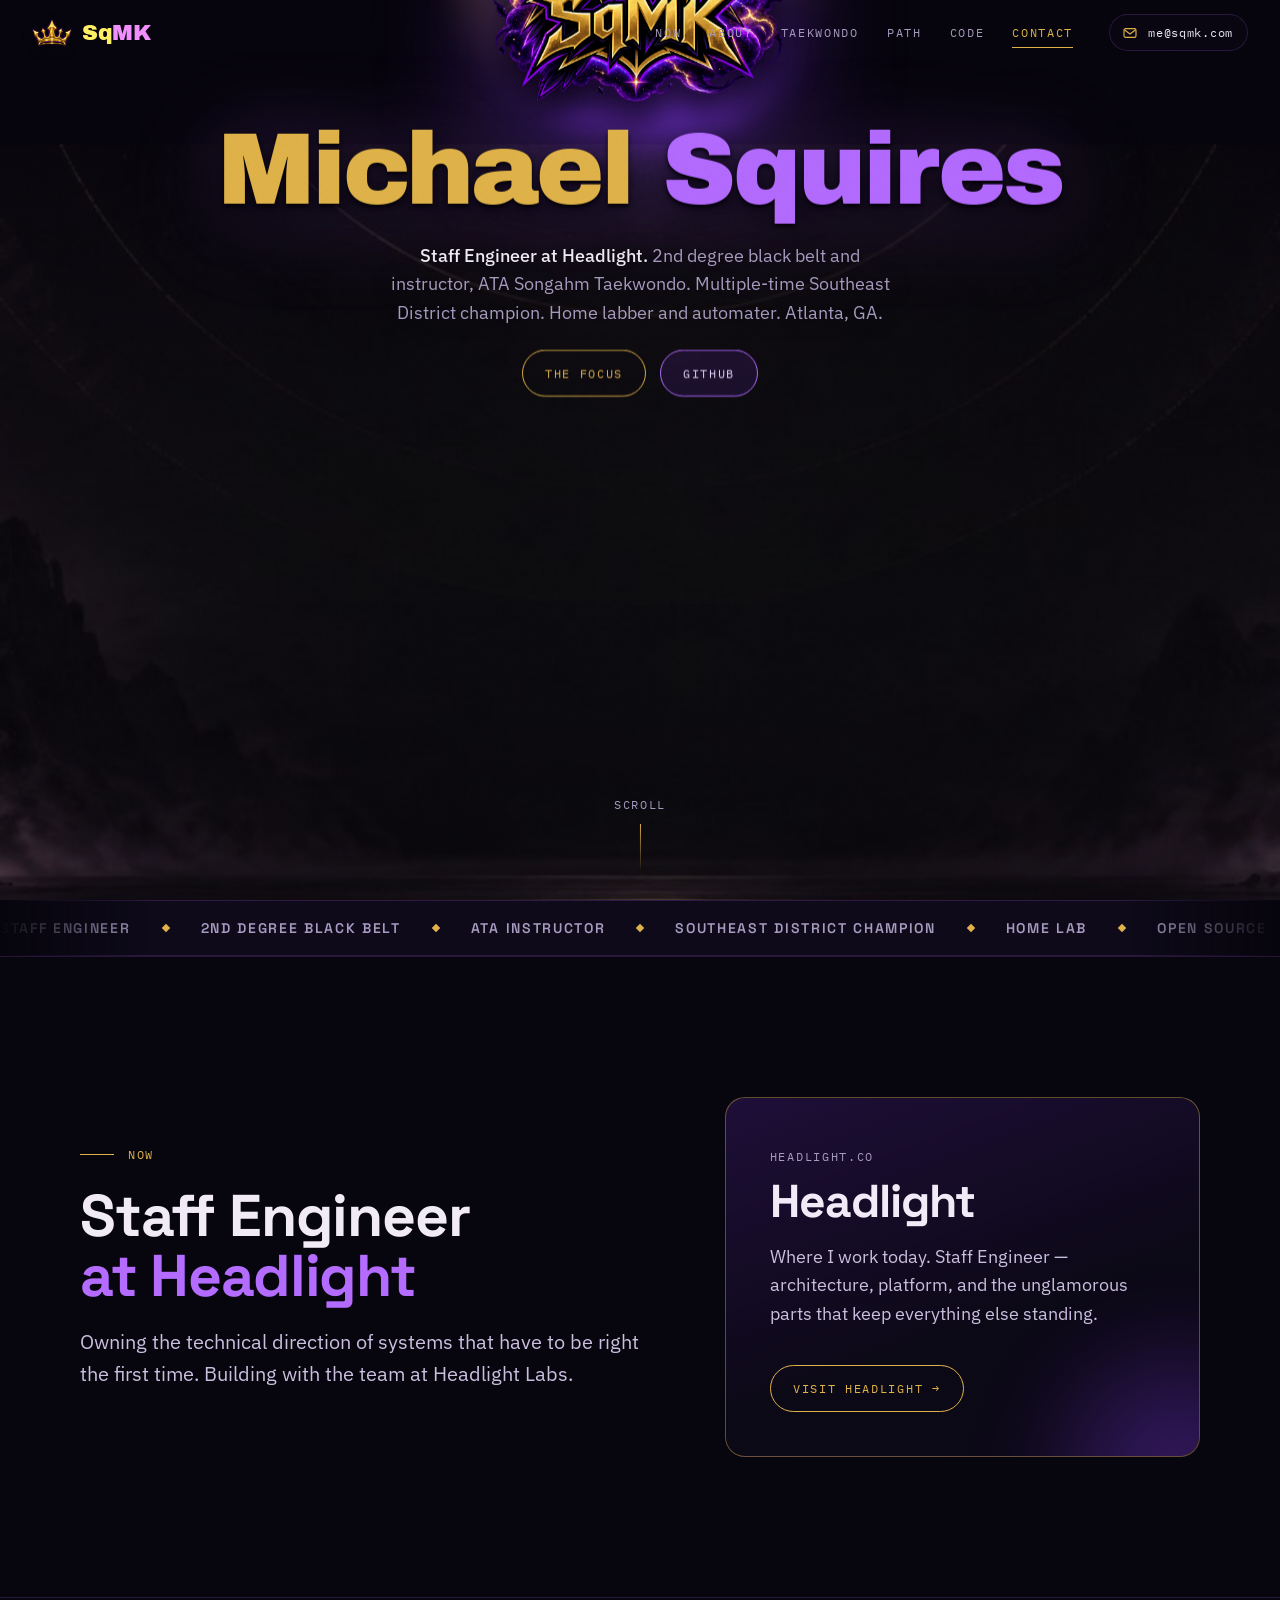
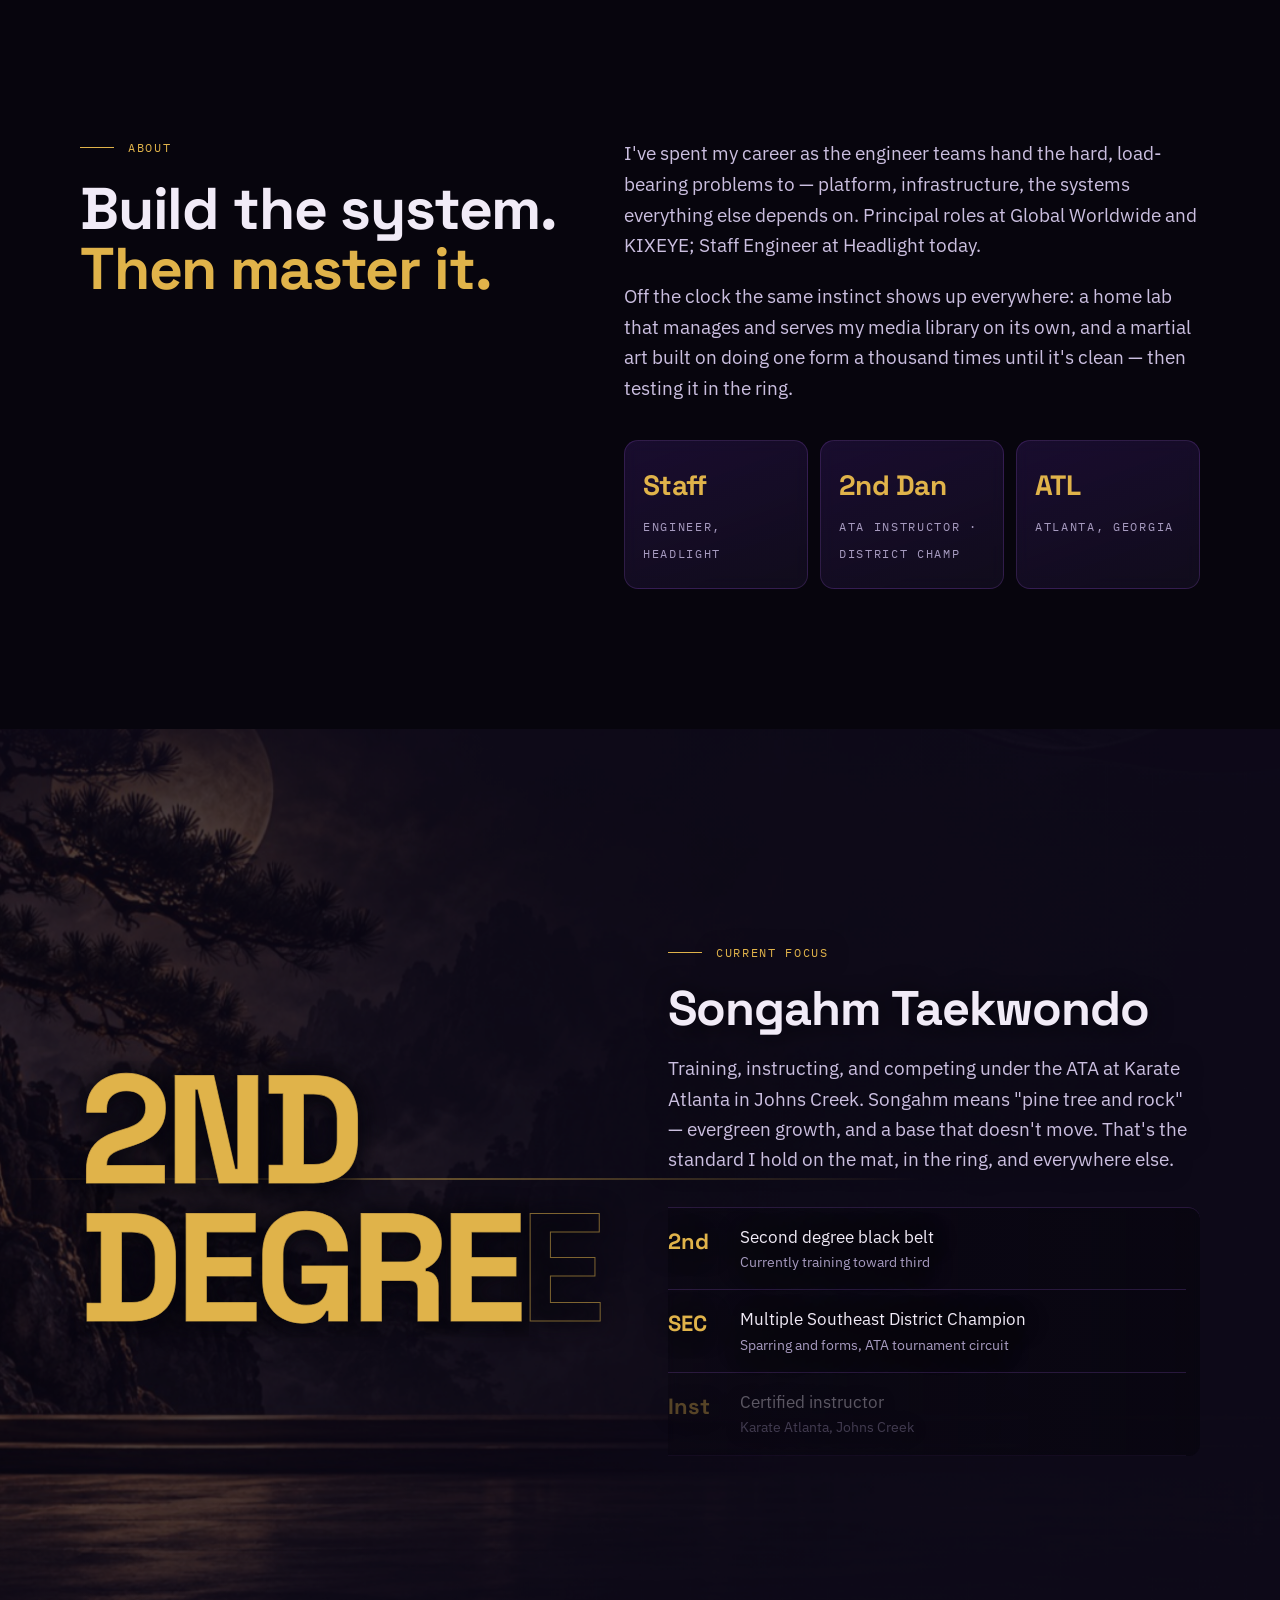
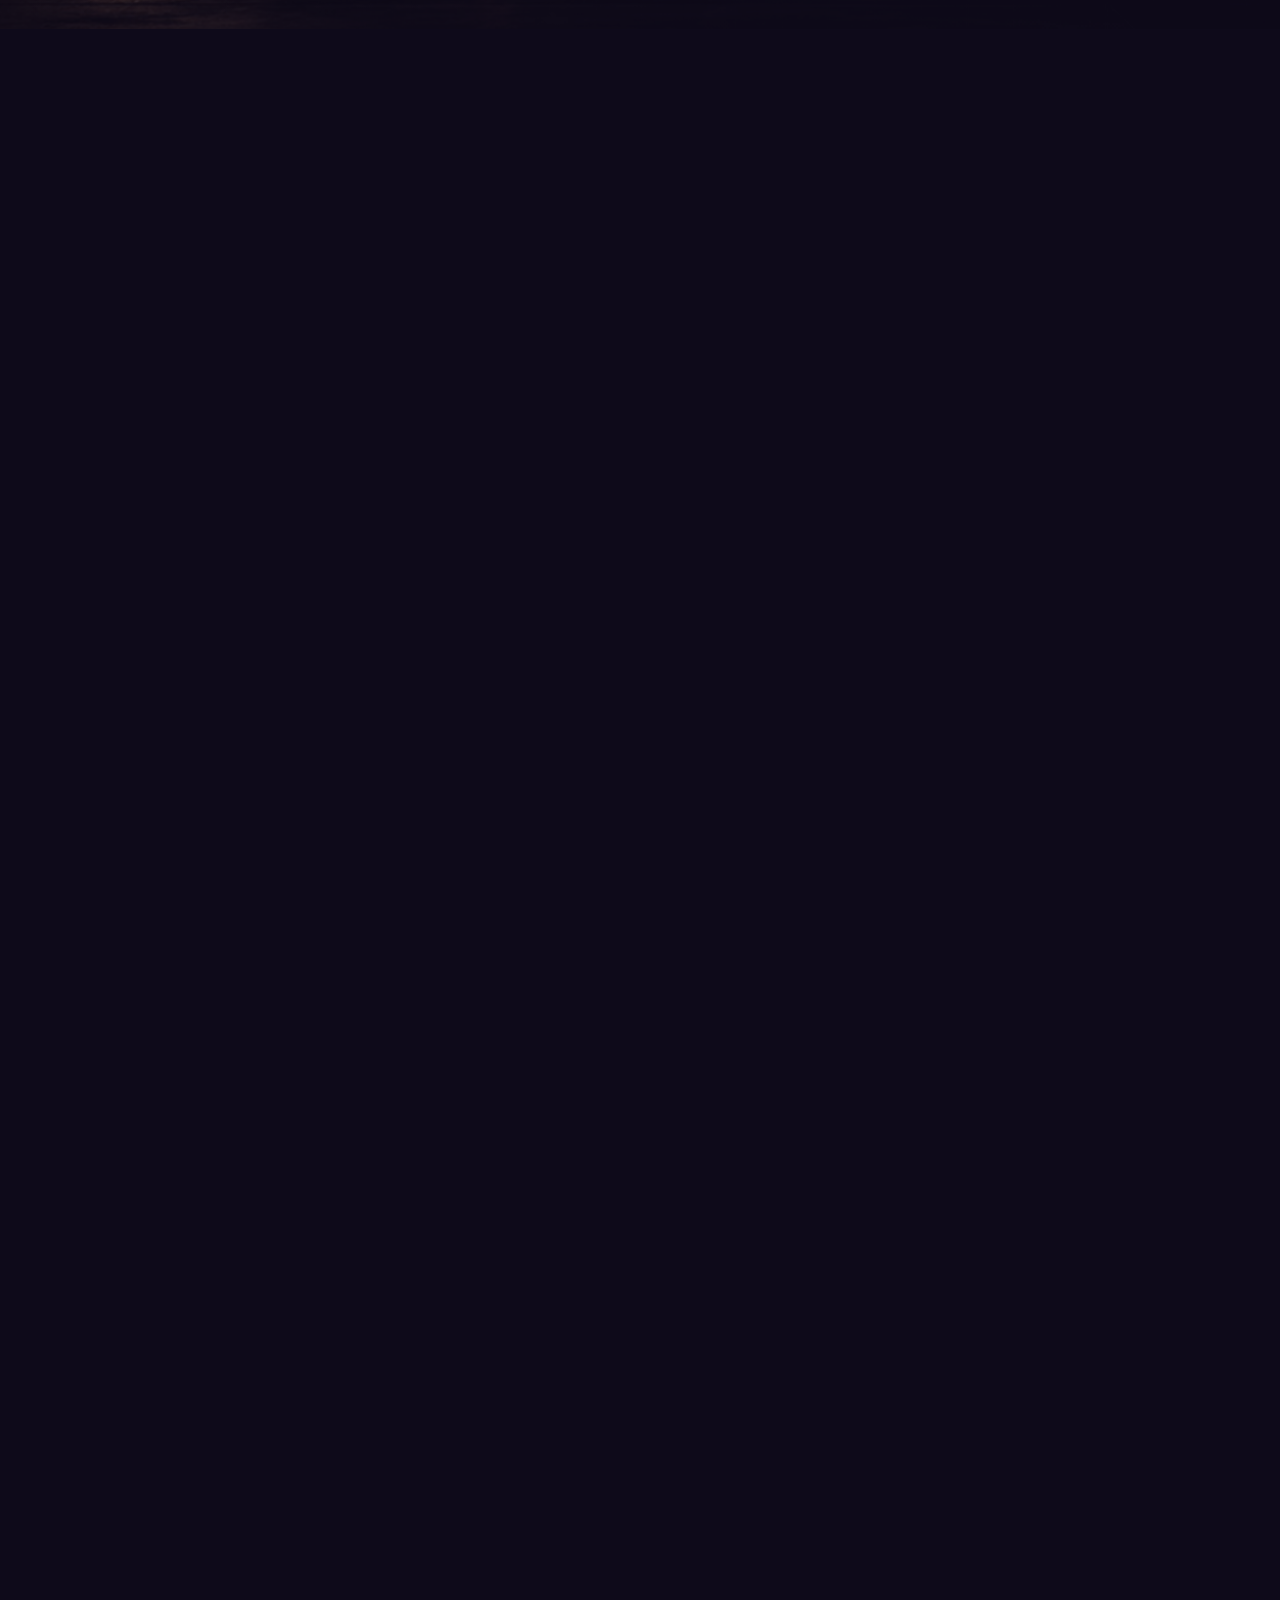
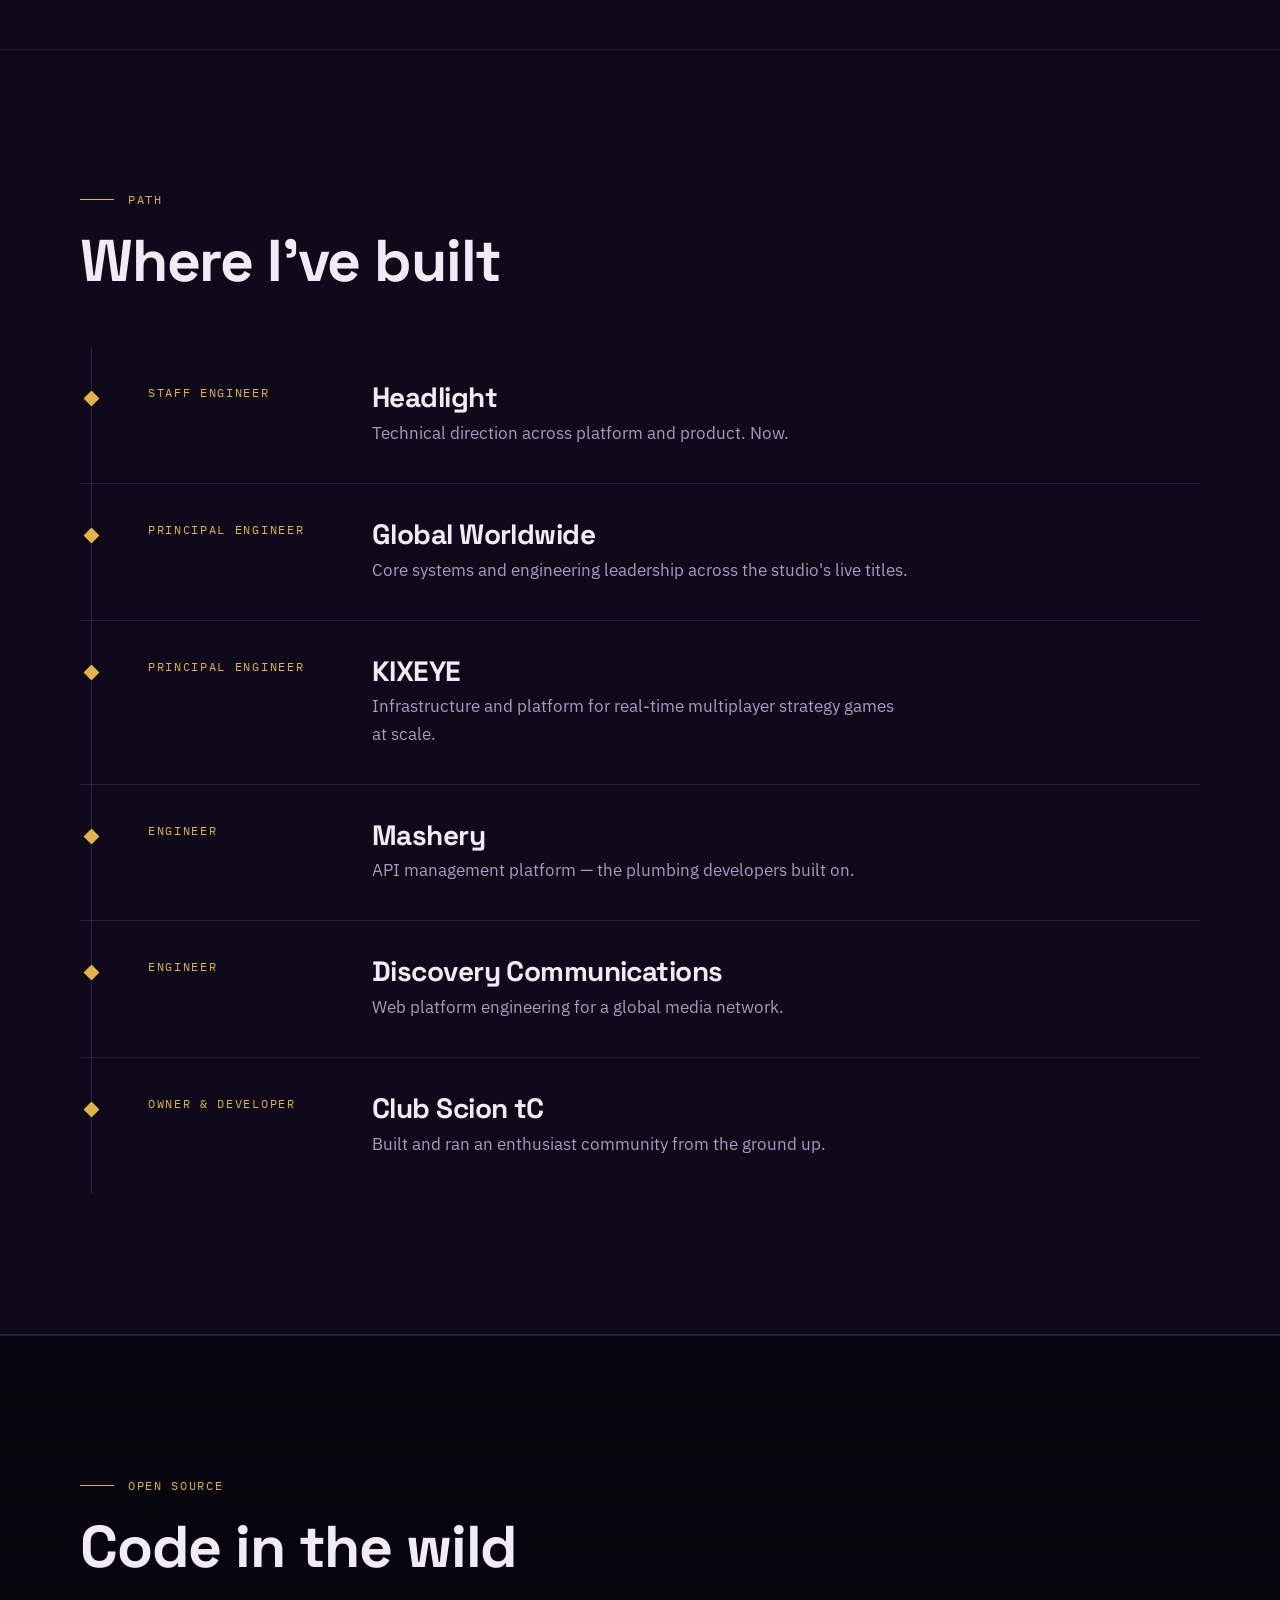
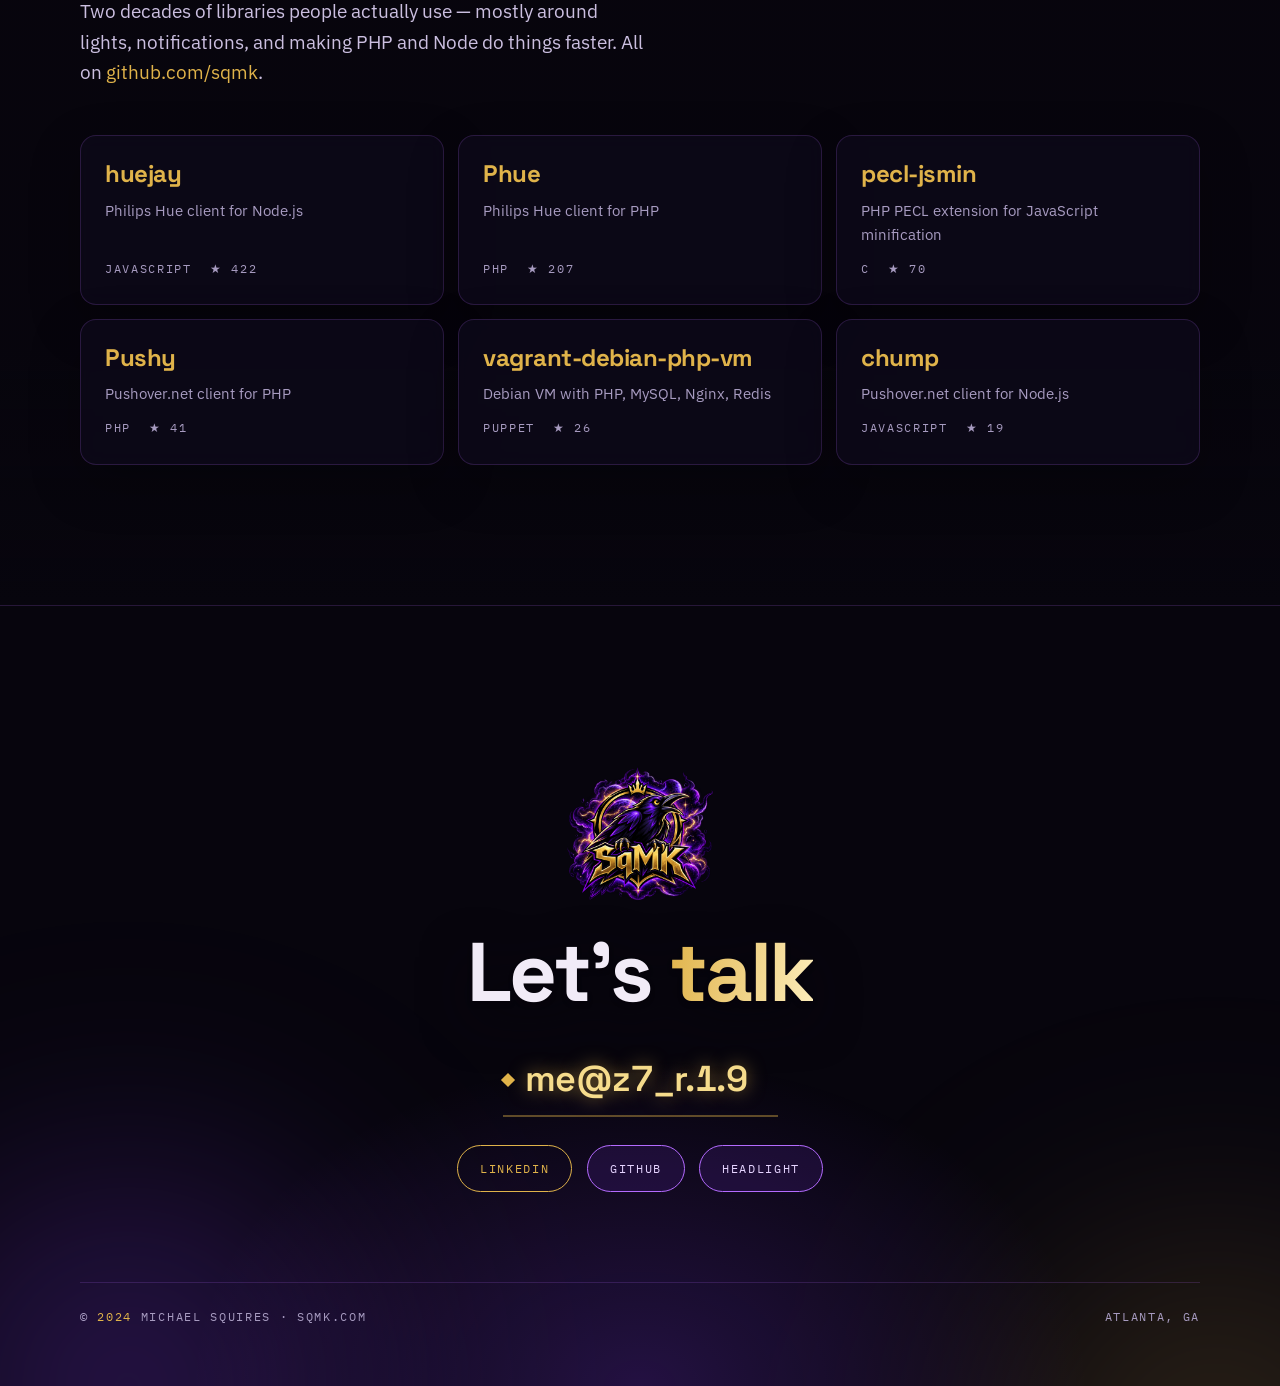
<file: index.html>
<!DOCTYPE html>
<html lang="en">
<head>
<meta charset="utf-8">
<meta name="viewport" content="width=device-width, initial-scale=1, viewport-fit=cover">
<title>SqMK — Michael Squires</title>
<meta name="description" content="Michael Squires. Staff Engineer at Headlight. 2nd degree black belt and ATA Songahm Taekwondo instructor. Home labber and automater.">
<link rel="icon" type="image/png" href="assets/favicon.png">
<link rel="apple-touch-icon" href="assets/favicon.png">
<meta name="theme-color" content="#07050d">
<meta property="og:type" content="website">
<meta property="og:url" content="https://sqmk.com/">
<meta property="og:title" content="Michael Squires — SqMK">
<meta property="og:description" content="Staff Engineer at Headlight. 2nd degree black belt and ATA Songahm Taekwondo instructor. Home labber and automater. Atlanta, GA.">
<meta property="og:image" content="https://sqmk.com/assets/og.png">
<meta name="twitter:card" content="summary_large_image">
<script type="application/ld+json">{"@context":"https://schema.org","@type":"Person","name":"Michael Squires","alternateName":"SqMK","url":"https://sqmk.com/","image":"https://sqmk.com/assets/og.png","jobTitle":"Staff Engineer","worksFor":{"@type":"Organization","name":"Headlight","url":"https://headlight.co"},"address":{"@type":"PostalAddress","addressLocality":"Atlanta","addressRegion":"GA","addressCountry":"US"},"knowsAbout":["Platform engineering","Infrastructure","Home automation","ATA Songahm Taekwondo"],"sameAs":["https://github.com/sqmk","https://linkedin.com/in/squiresmk"]}</script>
<link rel="canonical" href="https://sqmk.com/">
<link rel="preconnect" href="https://fonts.googleapis.com">
<link rel="preconnect" href="https://fonts.gstatic.com" crossorigin>
<link rel="preload" as="image" href="assets/sqmk-logo.png">
<link rel="stylesheet" href="css/site.css">
</head>
<body>
<div class="grain"></div>
<div class="progress" id="progress"></div>
<nav class="nav" id="nav">
<span class="lockup"><a class="crown-link" id="crownLink" href="#top" aria-label="Back to top"><img src="assets/crown.png" alt=""></a><b id="brand" role="button" tabindex="0"><span class="b1" data-short="Sq" data-long="Michael">Sq</span><span class="b2" data-short="MK" data-long="Squires">MK</span></b></span>
<a class="nav-link" href="#now">Now</a>
<a class="nav-link" href="#about">About</a>
<a class="nav-link" href="#taekwondo">Taekwondo</a>
<a class="nav-link" href="#path">Path</a>
<a class="nav-link" href="#work">Code</a>
<a class="nav-link" href="#contact">Contact</a>
<a class="nav-email" id="navEmail" data-u="em" data-d="sqmk" data-t="moc" href="#contact"><svg class="mail-ico" viewBox="0 0 24 24" aria-hidden="true"><rect x="3" y="5.5" width="18" height="13" rx="2.5"></rect><path d="M4 7.5l8 6 8-6"></path></svg><span>###########</span></a>
</nav>

<header class="hero" id="top">
<div class="hero-bg" data-parallax="0.25"></div>
<div class="storm" id="storm" aria-hidden="true"><div class="rift" id="rift"></div><i class="horizon" id="horizon"></i><div class="showerbox"><div class="rb far"></div><div class="rb mid"></div><div class="rb near"></div></div><svg class="boltsvg" viewBox="0 0 100 100" preserveAspectRatio="none"></svg><i class="bolt"></i></div>
<div class="mist" aria-hidden="true"></div>
<div class="afterglow" id="afterglow" aria-hidden="true"></div>
<div class="pflash" id="pflash" aria-hidden="true"></div>
<div class="meteor-layer back" id="meteorsBack" aria-hidden="true"></div>
<div class="meteor-layer" id="meteorsFront" aria-hidden="true"></div>
<div class="hero-inner" data-parallax="-0.35">
<div class="hero-logo-wrap" id="logoWrap"><div class="hero-halo"></div><div class="dark-pulse" id="darkPulse" aria-hidden="true"></div><div class="hero-ground"></div><div class="hero-tilt"><div class="hero-crest"><img class="hero-logo" fetchpriority="high" draggable="false" src="assets/sqmk-logo.png" alt="SqMK raven and crown crest"><i class="iris"></i><i class="menace"></i><i class="eyelight" aria-hidden="true"></i><i class="glint" aria-hidden="true"></i><i class="meteorlight" id="meteorlight" aria-hidden="true"></i><i class="dusk" aria-hidden="true"></i><i class="evil" id="evil"><i class="halo"></i><i class="rays"></i><i class="rays d"></i><i class="pt"></i></i><i class="eye" id="eye"></i><i class="sheen"></i><i class="rim" id="rim"></i><span class="spark" id="spark"><i class="ray"></i><i class="ray b"></i><i class="core"></i><i class="burst"></i></span></div></div></div>
<h1><span class="w">Michael</span> <span class="w">Squires</span></h1>
<p class="hero-sub"><b>Staff Engineer at Headlight.</b> 2nd degree black belt and instructor, ATA Songahm Taekwondo. Multiple-time Southeast District champion. Home labber and automater. Atlanta, GA.</p>
<div class="hero-actions">
<a class="btn" href="#taekwondo">The focus</a>
<a class="btn ghost" href="https://github.com/sqmk" target="_blank" rel="noopener">GitHub</a>
</div>
</div>
<div class="scroll-cue"><span class="mono">Scroll</span><i></i></div>
</header>

<div class="marquee" aria-hidden="true"><div class="marquee-track"><span>Staff Engineer</span><i></i><span>2nd Degree Black Belt</span><i></i><span>ATA Instructor</span><i></i><span>Southeast District Champion</span><i></i><span>Home Lab</span><i></i><span>Open Source</span><i></i><span>Staff Engineer</span><i></i><span>2nd Degree Black Belt</span><i></i><span>ATA Instructor</span><i></i><span>Southeast District Champion</span><i></i><span>Home Lab</span><i></i><span>Open Source</span><i></i></div></div>

<section class="now" id="now">
<div class="wrap">
<div class="reveal">
<div class="kicker"><span class="mono">Now</span></div>
<h2>Staff Engineer<br><em>at Headlight</em></h2>
<p class="lead">Owning the technical direction of systems that have to be right the first time. Building with the team at Headlight Labs.</p>
</div>
<a class="callout reveal" data-d="1" href="https://headlight.co" target="_blank" rel="noopener">
<span class="mono">headlight.co</span>
<h3>Headlight</h3>
<p>Where I work today. Staff Engineer — architecture, platform, and the unglamorous parts that keep everything else standing.</p>
<span class="btn">Visit Headlight →</span>
</a>
</div>
</section>

<section class="about" id="about">
<div class="wrap">
<div class="reveal">
<div class="kicker"><span class="mono">About</span></div>
<h2>Build the system.<br><em>Then master it.</em></h2>
</div>
<div>
<p class="reveal" data-d="1">I've spent my career as the engineer teams hand the hard, load-bearing problems to — platform, infrastructure, the systems everything else depends on. Principal roles at Global Worldwide and KIXEYE; Staff Engineer at Headlight today.</p>
<p class="reveal" data-d="2">Off the clock the same instinct shows up everywhere: a home lab that manages and serves my media library on its own, and a martial art built on doing one form a thousand times until it's clean — then testing it in the ring.</p>
<div class="about-facts reveal" data-d="3">
<div><strong>Staff</strong><span class="mono">Engineer, Headlight</span></div>
<div><strong>2nd Dan</strong><span class="mono">ATA instructor · District champ</span></div>
<div><strong>ATL</strong><span class="mono">Atlanta, Georgia</span></div>
</div>
</div>
</div>
</section>

<section class="tkd" id="taekwondo">
<div class="tkd-track" id="tkdTrack">
<div class="tkd-pin">
<div class="tkd-art" id="tkdArt"></div>
<div class="tkd-belt" id="belt"></div>
<div class="wrap">
<div class="tkd-big">2ND<br>DEGREE<span id="tkdFill">2ND<br>DEGREE</span></div>
<div class="tkd-copy">
<div class="kicker"><span class="mono">Current focus</span></div>
<h2>Songahm Taekwondo</h2>
<p>Training, instructing, and competing under the ATA at Karate Atlanta in Johns Creek. Songahm means "pine tree and rock" — evergreen growth, and a base that doesn't move. That's the standard I hold on the mat, in the ring, and everywhere else.</p>
<div class="tkd-steps" id="steps">
<div><b>2nd</b><div>Second degree black belt<small>Currently training toward third</small></div></div>
<div><b>SEC</b><div>Multiple Southeast District Champion<small>Sparring and forms, ATA tournament circuit</small></div></div>
<div><b>Inst</b><div>Certified instructor<small>Karate Atlanta, Johns Creek</small></div></div>
</div>
</div>
</div>
</div>
<div class="tkd-spacer"></div>
</div>
</section>


<section class="path" id="path">
<div class="wrap">
<div class="kicker reveal"><span class="mono">Path</span></div>
<h2 class="reveal" data-d="1">Where I've built</h2>
<div class="tl" id="tl">
<div class="tl-line" id="tlLine"></div>
<div class="tl-item reveal"><span></span><span class="mono when">Staff Engineer</span><div><h3><a href="https://headlight.co" target="_blank" rel="noopener">Headlight</a></h3><p>Technical direction across platform and product. Now.</p></div></div>
<div class="tl-item reveal"><span></span><span class="mono when">Principal Engineer</span><div><h3>Global Worldwide</h3><p>Core systems and engineering leadership across the studio's live titles.</p></div></div>
<div class="tl-item reveal"><span></span><span class="mono when">Principal Engineer</span><div><h3>KIXEYE</h3><p>Infrastructure and platform for real-time multiplayer strategy games at scale.</p></div></div>
<div class="tl-item reveal"><span></span><span class="mono when">Engineer</span><div><h3>Mashery</h3><p>API management platform — the plumbing developers built on.</p></div></div>
<div class="tl-item reveal"><span></span><span class="mono when">Engineer</span><div><h3>Discovery Communications</h3><p>Web platform engineering for a global media network.</p></div></div>
<div class="tl-item reveal"><span></span><span class="mono when">Owner &amp; Developer</span><div><h3>Club Scion tC</h3><p>Built and ran an enthusiast community from the ground up.</p></div></div>
</div>
</div>
</section>

<section class="work" id="work">
<div class="wrap">
<div class="kicker reveal"><span class="mono">Open source</span></div>
<h2 class="reveal" data-d="1">Code in the wild</h2>
<p class="lead reveal" data-d="2">Two decades of libraries people actually use — mostly around lights, notifications, and making PHP and Node do things faster. All on <a href="https://github.com/sqmk" target="_blank" rel="noopener">github.com/sqmk</a>.</p>
<div class="repos reveal" data-d="3">
<a class="repo" href="https://github.com/sqmk/huejay" target="_blank" rel="noopener"><h3>huejay</h3><p>Philips Hue client for Node.js</p><div class="meta mono"><span>JavaScript</span><span>★ 422</span></div></a>
<a class="repo" href="https://github.com/sqmk/Phue" target="_blank" rel="noopener"><h3>Phue</h3><p>Philips Hue client for PHP</p><div class="meta mono"><span>PHP</span><span>★ 207</span></div></a>
<a class="repo" href="https://github.com/sqmk/pecl-jsmin" target="_blank" rel="noopener"><h3>pecl-jsmin</h3><p>PHP PECL extension for JavaScript minification</p><div class="meta mono"><span>C</span><span>★ 70</span></div></a>
<a class="repo" href="https://github.com/sqmk/Pushy" target="_blank" rel="noopener"><h3>Pushy</h3><p>Pushover.net client for PHP</p><div class="meta mono"><span>PHP</span><span>★ 41</span></div></a>
<a class="repo" href="https://github.com/sqmk/vagrant-debian-php-vm" target="_blank" rel="noopener"><h3>vagrant-debian-php-vm</h3><p>Debian VM with PHP, MySQL, Nginx, Redis</p><div class="meta mono"><span>Puppet</span><span>★ 26</span></div></a>
<a class="repo" href="https://github.com/sqmk/chump" target="_blank" rel="noopener"><h3>chump</h3><p>Pushover.net client for Node.js</p><div class="meta mono"><span>JavaScript</span><span>★ 19</span></div></a>
</div>
</div>
</section>

<section class="contact" id="contact">
<div class="contact-bg"><i></i><i></i></div>
<div class="wrap">
<span class="foot-crest-wrap"><img class="reveal foot-crest" loading="lazy" id="footCrest" src="assets/sqmk-logo.png" alt="" title="Click me"></span>
<h2 class="reveal talk" data-d="1"><span class="w"><i>L</i><i>e</i><i>t</i><i>'</i><i>s</i></span> <span class="w em"><i>t</i><i>a</i><i>l</i><i>k</i></span></h2>
<a class="email reveal" id="email" data-u="em" data-d="sqmk" data-t="moc" href="#contact"><span>###########</span></a>
<div class="links reveal" data-d="2">
<a class="btn" style="--i:0" href="https://linkedin.com/in/squiresmk" target="_blank" rel="noopener">LinkedIn</a>
<a class="btn ghost" style="--i:1" href="https://github.com/sqmk" target="_blank" rel="noopener">GitHub</a>
<a class="btn ghost" style="--i:2" href="https://headlight.co" target="_blank" rel="noopener">Headlight</a>
</div>
<div class="foot mono"><span>© <span id="year">2007</span> Michael Squires · SqMK.com</span><span>Atlanta, GA</span></div>
</div>
</section>

<script src="js/site.js" defer></script>
</body>
</html>
</file>
<file: css/site.css>
@import url('https://fonts.googleapis.com/css2?family=Space+Grotesk:wght@600;700&family=Archivo+Black&family=IBM+Plex+Sans:wght@400;500&family=IBM+Plex+Mono:wght@400&display=swap');
@import url('https://fonts.googleapis.com/css2?family=Noto+Sans+KR:wght@700&display=swap&text=%EA%B0%80%EB%82%98%EB%8B%A4%EB%9D%BC%EB%A7%88%EB%B0%94%EC%82%AC%EC%95%84%EC%9E%90%EC%B0%A8%EC%B9%B4%ED%83%80%ED%8C%8C%ED%95%98%EA%B2%80%EB%8F%84%ED%83%9C%EA%B6%8C%EC%86%A1%EC%95%94%EC%8A%B9%ED%95%84%EB%B0%B1%ED%95%99%ED%98%9C%EA%B8%B0%EB%8B%B5%EC%97%B0%EB%AC%B4%EC%98%88%EC%9D%B4%ED%81%B4%EC%8A%A4%EC%BD%B0%EC%96%B4%EC%A0%95%EC%8B%A0%EC%9D%BC%EB%B6%88%EC%84%B1%EC%9D%98%EC%97%BC%EC%B9%98%EC%9D%B8%EB%82%B4%EA%B7%B9%EC%A0%88%EA%B5%B4%EB%8A%94%EB%81%9D%EB%82%AC%EC%8B%9C%ED%97%98%EB%B0%9B%EB%84%88%EB%B3%B4%EA%B8%B8%EC%A1%8C%EA%B9%A8%EB%82%9C%EA%B2%A9%EC%82%B4');
:root{--ink:#07050d;--ink-2:#0e0a1a;--ink-3:#171126;--paper:#f1ebf7;--muted:#a79bc0;--violet:#8b3dff;--violet-glow:#b46bff;--gold:#e0b34a;--gold-hi:#f6dc8c;--gold-deep:#9a7222;--line:rgba(180,107,255,.18);--display:"Space Grotesk",system-ui,sans-serif;--body:"IBM Plex Sans",system-ui,sans-serif;--mono:"IBM Plex Mono",monospace}
*,*::before,*::after{box-sizing:border-box}
html{scroll-behavior:smooth;touch-action:manipulation;-webkit-text-size-adjust:100%}
a,button,[role="button"],.hero-logo-wrap,.foot-crest{-webkit-tap-highlight-color:transparent}
.hero-logo-wrap img,.foot-crest,.lockup img{-webkit-touch-callout:none;-webkit-user-select:none;user-select:none}
body{margin:0;background:var(--ink);color:var(--paper);font-family:var(--body);font-size:17px;line-height:1.6;overflow-x:hidden;-webkit-font-smoothing:antialiased}
a{color:var(--gold);text-decoration:none;text-underline-offset:4px}
a:hover{color:var(--gold-hi);text-decoration:underline}
img{display:block;max-width:100%;-webkit-user-drag:none;user-select:none}
h1,h2,h3{font-family:var(--display);font-weight:700;line-height:1.02;margin:0;letter-spacing:-.02em}
.wrap{width:min(1120px,calc(100% - 48px));margin:0 auto}
.mono{font-family:var(--mono);font-size:12px;letter-spacing:.14em;text-transform:uppercase;color:var(--muted)}
.kicker{display:flex;align-items:center;gap:14px;margin-bottom:22px}
.kicker::before{content:"";width:34px;height:1px;background:var(--gold)}
.kicker span{color:var(--gold)}
/* intro: hero crest starts alone on dark ground, then settles as the art + copy fade in */
html:not(.ready) .hero-bg{opacity:0}
html:not(.ready) .hero-logo-wrap{transform:translateY(clamp(60px,14vh,140px)) scale(1.25)}
@keyframes crestSettle{from{opacity:0;transform:scale(.8) rotate(-8deg)}to{opacity:1;transform:none}}
html:not(.ready) .hero-halo{opacity:0}
html:not(.ready) .hero-inner>:not(.hero-logo-wrap),html:not(.ready) .hero h1 .w,html:not(.ready) .scroll-cue,html:not(.ready) .nav>*{animation-play-state:paused;opacity:0}
.scroll-cue,.nav>*{transition:opacity .8s}
.hero-inner>:not(.hero-logo-wrap){transition:opacity .01s}
/* footer crest */
.foot-crest-wrap{position:relative;z-index:0;display:block;width:150px;margin:0 auto 28px;--g:0;--s:0;transform:scale(calc(1 + var(--g) * .14));transition:transform .5s cubic-bezier(.34,1.56,.64,1)}
.talk{position:relative;z-index:1;transition:font-size .5s,letter-spacing .5s;filter:drop-shadow(0 3px 2px rgba(5,2,10,.9)) drop-shadow(0 14px 24px rgba(5,2,10,.8))}
.talk.ko{font-size:clamp(34px,5vw,74px);letter-spacing:0;word-spacing:.25em}
.foot-crest-wrap::before{content:"";position:absolute;inset:-12%;border-radius:50%;pointer-events:none;opacity:0}
.foot-crest-wrap.pulse::before{border:1px solid rgba(180,107,255,.5);animation:ring .7s ease-out}
@keyframes ring{0%{transform:scale(.9);opacity:1}100%{transform:scale(1.5);opacity:0}}
.foot-crest-wrap.done{transform:scale(1.9);transition:transform .9s cubic-bezier(.34,1.56,.64,1)}
.foot-crest{cursor:pointer;width:100%;margin:0;filter:drop-shadow(0 0 calc(var(--g) * 12px) rgba(180,107,255,calc(var(--g) * .25))) saturate(calc(1 + var(--g) * .12));transition:filter .5s}
.foot-crest-wrap.done .foot-crest{filter:drop-shadow(0 0 60px rgba(180,107,255,.85)) saturate(1.5)}
.foot-crest-wrap::after{content:"";position:absolute;inset:-30%;border-radius:50%;background:radial-gradient(circle,rgba(180,107,255,.55),rgba(139,61,255,.35) 40%,rgba(74,26,153,.15) 60%,transparent 72%);opacity:0;scale:.6;transition:opacity .7s cubic-bezier(.2,.7,.2,1),scale .9s cubic-bezier(.2,.7,.2,1);pointer-events:none;z-index:-1;filter:blur(14px)}
@media(hover:hover){.foot-crest-wrap:hover::after{opacity:1;scale:1;animation:footGlow 3s .7s ease-in-out infinite}
@keyframes footGlow{0%,100%{opacity:1;scale:1}50%{opacity:.7;scale:1.12}}
@media(hover:hover){.foot-crest-wrap:hover .foot-crest{filter:drop-shadow(0 0 30px rgba(180,107,255,.85)) saturate(1.25);transition:filter .7s cubic-bezier(.2,.7,.2,1)}}
.foot-crest-wrap:hover{transform:scale(calc(1.06 + var(--g) * .14))}}
#year{color:var(--gold);font-variant-numeric:tabular-nums}
.grain{position:fixed;inset:0;pointer-events:none;z-index:50;opacity:.5;background-image:url("data:image/svg+xml,%3Csvg xmlns='http://www.w3.org/2000/svg' width='160' height='160'%3E%3Cfilter id='n'%3E%3CfeTurbulence baseFrequency='.9' numOctaves='2' stitchTiles='stitch'/%3E%3CfeColorMatrix values='0 0 0 0 0 0 0 0 0 0 0 0 0 0 0 0 0 0 .06 0'/%3E%3C/filter%3E%3Crect width='100%25' height='100%25' filter='url(%23n)'/%3E%3C/svg%3E")}
.progress{position:fixed;top:0;left:0;height:2px;width:100%;transform-origin:left;transform:scaleX(0);background:linear-gradient(90deg,var(--violet),var(--gold));z-index:60}
/* nav */
.lockup{margin-right:auto;position:relative;display:flex;align-items:center;gap:10px;--cw:40px;--fs:22px}
.nav.solid .lockup{--cw:32px;--fs:18px}
.lockup img{width:var(--cw);height:auto;display:block;filter:drop-shadow(0 3px 5px rgba(5,2,10,.85));transition:width .45s cubic-bezier(.2,.7,.2,1),transform .5s cubic-bezier(.2,.7,.2,1);animation:crownIn 1.1s cubic-bezier(.2,.7,.2,1) both}
@keyframes crownIn{from{opacity:0;transform:translateY(-8px) scale(.7)}to{opacity:1;transform:none}}
.lockup::after{content:"";position:absolute;left:0;top:50%;translate:0 -50%;width:var(--cw);aspect-ratio:320/222;pointer-events:none;-webkit-mask:url("../assets/crown.png") center/100% 100% no-repeat;mask:url("../assets/crown.png") center/100% 100% no-repeat;background:linear-gradient(115deg,transparent 35%,rgba(255,250,235,.85) 50%,rgba(220,190,255,.5) 55%,transparent 64%);background-size:300% 100%;background-position:120% 0;mix-blend-mode:screen;animation:crownGleam 6s 2.4s ease-in-out infinite;transition:width .45s cubic-bezier(.2,.7,.2,1),transform .5s cubic-bezier(.2,.7,.2,1)}
@keyframes crownGleam{0%,70%,100%{background-position:120% 0}85%{background-position:-20% 0}}
.lockup b{display:inline-flex;gap:var(--bgap,0);white-space:pre;cursor:pointer;font-family:"Archivo Black",var(--display);font-weight:400;font-size:var(--fs);letter-spacing:-.02em;line-height:1;transition:font-size .45s cubic-bezier(.2,.7,.2,1);animation:rise .8s .35s cubic-bezier(.2,.7,.2,1) both}
.lockup b span{display:inline-block;color:var(--gold);filter:brightness(1.35)}
.lockup b .b2{color:var(--violet-glow)}
.crown-link{display:block;line-height:0}
.crown-link:hover{text-decoration:none}
@media(hover:hover){.crown-link:hover img,.lockup:has(.crown-link:hover)::after{transform:translateY(-2px) scale(1.06)}.lockup b:hover span{filter:brightness(1.55)}}
.lockup.hop img,.lockup.hop::after{animation:crownHop .7s cubic-bezier(.2,.7,.2,1) both}
@keyframes crownHop{0%{transform:translateY(0)}30%{transform:translateY(-14px) rotate(-6deg)}60%{transform:translateY(2px) rotate(2deg)}80%{transform:translateY(-1px)}100%{transform:translateY(0)}}
.lockup b.long{--bgap:.22em}

html:not(.ready) .lockup::after{opacity:0}
.nav{position:fixed;top:0;left:0;right:0;z-index:40;display:flex;align-items:center;gap:28px;padding:14px 32px;padding-top:max(14px,env(safe-area-inset-top));transition:border-color .4s,padding .45s cubic-bezier(.2,.7,.2,1);border-bottom:1px solid transparent}
.nav::before{content:"";position:absolute;inset:0;z-index:-1;background:rgba(7,5,13,0);backdrop-filter:blur(0);transition:background .4s,backdrop-filter .4s}
.nav.solid::before{background:rgba(7,5,13,.72);backdrop-filter:blur(14px)}
.nav.solid{padding:8px 32px;border-color:var(--line)}
.nav-link{position:relative;font-family:var(--mono);font-size:12px;letter-spacing:.14em;text-transform:uppercase;color:var(--muted);padding:4px 0}
.nav-link::after{content:"";position:absolute;left:0;right:0;bottom:-2px;height:1px;background:var(--gold);transform:scaleX(0);transform-origin:right;transition:transform .4s cubic-bezier(.2,.7,.2,1)}
.nav-link:hover{color:var(--paper);text-decoration:none}
.nav-link.on{color:var(--gold)}
.nav-link.on::after{transform:scaleX(1);transform-origin:left}
.nav-email{display:inline-flex;align-items:center;gap:10px;margin-left:8px;padding:8px 14px 8px 12px;border-radius:999px;border:1px solid var(--line);background:rgba(14,10,26,.5);font-family:var(--mono);font-size:12px;letter-spacing:.06em;color:var(--paper);transition:opacity .8s,border-color .3s,color .3s,padding .45s cubic-bezier(.2,.7,.2,1)}
.nav.solid .nav-email{padding:6px 12px 6px 10px}
.nav-email:hover{text-decoration:none;color:var(--gold-hi);border-color:var(--gold)}
.mail-ico{width:16px;height:16px;flex:none;fill:none;stroke:var(--gold);stroke-width:1.7;stroke-linecap:round;stroke-linejoin:round;transition:stroke .3s,transform .3s cubic-bezier(.2,.7,.2,1)}
.nav-email:hover .mail-ico{stroke:var(--gold-hi);transform:translateY(-1px) rotate(-6deg)}
.nav-email span{min-width:11ch;text-align:left}
.nav-email.scrambling span{color:var(--gold-hi)}
@media(max-width:760px){.nav-link{display:none}.nav-email{margin-left:0}}
/* hero */
.hero{position:relative;min-height:100svh;display:grid;place-items:center;overflow:hidden;isolation:isolate;contain:layout paint}
.hero-bg{position:absolute;inset:-12% 0;z-index:-2;background:linear-gradient(180deg,rgba(7,5,13,.55),rgba(7,5,13,.05) 40%,rgba(7,5,13,.35) 75%,var(--ink)),url("../assets/art-1.jpg") center 40%/cover no-repeat var(--ink);filter:saturate(.9);transition:opacity 1.4s cubic-bezier(.2,.7,.2,1),filter 1s ease}
.hero.storming .hero-bg{opacity:0;transition:opacity 2s ease,filter 1s ease}
.storm{position:absolute;inset:0;z-index:-1;pointer-events:none;overflow:hidden;opacity:0;transition:opacity .9s ease}
.hero.storming .storm{opacity:1}
.storm .shm{position:absolute;top:-30vh;width:1.2px;height:var(--l,14vh);border-radius:2px;background:linear-gradient(rgba(190,120,255,0),rgba(200,140,255,.55) 65%,#f2e2ff);rotate:42deg;opacity:0;animation:meteor var(--d,2s) cubic-bezier(.4,0,.8,.6) var(--w,0s) infinite;will-change:translate,opacity}
.storm .shm::after{content:"";position:absolute;left:50%;bottom:-2px;width:var(--h,3px);height:var(--h,3px);border-radius:50%;translate:-50% 0;background:#fbf4ff;box-shadow:0 0 5px 1px rgba(220,170,255,.95),0 0 16px 4px rgba(160,70,255,.5)}
@keyframes meteor{0%{translate:0 0;opacity:0}3%{opacity:var(--o,.6)}34%{opacity:var(--o,.6)}40%{translate:-126vh 140vh;opacity:0}100%{translate:-126vh 140vh;opacity:0}}
.meteor-layer{position:absolute;inset:-10% -25%;z-index:5;pointer-events:none;opacity:0;transition:opacity .9s ease,transform 1.1s cubic-bezier(.3,.6,.3,1)}
.hero.storming .meteor-layer{opacity:1}
.meteor-layer .bigm{position:absolute;top:-75vh;width:16px;height:85vh;border-radius:10px;rotate:42deg;opacity:0;background:linear-gradient(rgba(150,50,255,0),rgba(160,60,255,.5) 25%,rgba(215,150,255,.8) 62%,rgba(248,236,255,1) 92%,#fff);box-shadow:0 0 14px 3px rgba(220,160,255,.7),0 0 46px 10px rgba(160,60,255,.45);will-change:transform,opacity;animation:bigMeteor .6s cubic-bezier(.35,0,.75,.55) var(--w,3.4s) 1 both}
.meteor-layer .bigm::before{content:"";position:absolute;left:50%;bottom:-26px;width:56px;height:56px;border-radius:50%;translate:-50% 0;background:radial-gradient(circle,#fff 0 36%,#f0dcff 52%,rgba(190,110,255,0) 74%);box-shadow:0 0 34px 14px rgba(240,220,255,.95),0 0 110px 40px rgba(180,90,255,.65),0 0 220px 80px rgba(130,40,255,.5)}
.meteor-layer .bigm::after{content:"";position:absolute;left:-10px;right:-10px;top:10%;bottom:6%;background:radial-gradient(1.5px 1.5px at 30% 20%,#ffe7a8,transparent),radial-gradient(1.5px 1.5px at 70% 45%,#fff,transparent),radial-gradient(2px 2px at 20% 65%,#ffd27a,transparent),radial-gradient(1.5px 1.5px at 80% 80%,#e6d4ff,transparent),radial-gradient(1px 1px at 45% 35%,#fff,transparent);opacity:.9}
@keyframes bigMeteor{0%{translate:0 0;opacity:0}5%{opacity:1}84%{opacity:1}100%{translate:-170vh 189vh;opacity:0}}
.storm .shm.far{width:.6px;--h:1.4px;background:linear-gradient(rgba(220,210,255,0),rgba(230,220,255,.7))}
.storm .shm.far::after{box-shadow:none}
.storm .shm.near{width:2px;--h:5px;background:linear-gradient(rgba(180,90,255,0),rgba(190,110,255,.45) 45%,rgba(240,220,255,.95) 90%,#fff)}
.storm .bolt{position:absolute;inset:-10%;background:radial-gradient(ellipse 34% 26% at calc(var(--bx,30%) - 13%) 32%,rgba(200,90,255,.42),transparent 70%),radial-gradient(ellipse 28% 20% at calc(var(--bx,30%) + 16%) 14%,rgba(246,196,120,.34),transparent 70%),radial-gradient(ellipse 46% 30% at calc(var(--bx,30%) + 5%) 44%,rgba(110,30,200,.36),transparent 72%),radial-gradient(ellipse 22% 16% at calc(var(--bx,30%) - 4%) 8%,rgba(255,150,220,.25),transparent 70%),radial-gradient(ellipse 70% 55% at var(--bx,30%) 18%,rgba(240,230,255,.85),rgba(160,110,255,.3) 45%,transparent 75%);filter:blur(14px);opacity:0;mix-blend-mode:screen}
.storm .bolt.flash{animation:bolt .75s cubic-bezier(.1,.8,.2,1) both}
@keyframes bolt{0%{opacity:0}5%{opacity:.95}11%{opacity:.1}17%{opacity:.7}26%{opacity:.05}34%{opacity:.3}100%{opacity:0}}
.hero.storming .sheen,.hero.possessed .sheen{opacity:0!important}
.hero.storming .hero-logo{filter:saturate(1.15) contrast(1.08) brightness(.92);transition:filter 3.5s ease 1.5s}
.rift{position:absolute;inset:0;pointer-events:none;opacity:0;background:radial-gradient(1px 1px at 14px 22px,#fff,transparent),radial-gradient(1px 1px at 71px 96px,#f6dc8c,transparent),radial-gradient(1.4px 1.4px at 108px 44px,#e6d4ff,transparent),radial-gradient(1px 1px at 40px 134px,#fff,transparent),radial-gradient(1px 1px at 156px 78px,#fff,transparent),radial-gradient(.8px .8px at 126px 150px,#d8c8ff,transparent),radial-gradient(1.2px 1.2px at 88px 12px,#fff,transparent),linear-gradient(rgba(18,6,40,.85),rgba(10,3,24,.7));background-size:180px 180px,180px 180px,180px 180px,180px 180px,180px 180px,180px 180px,180px 180px,100% 100%;transform-origin:var(--bx,50%) 0}
.rift.open{animation:riftOpen 1.3s cubic-bezier(.2,.7,.2,1) both}
@keyframes riftOpen{0%{opacity:0}8%{opacity:.85}40%{opacity:.7}100%{opacity:0}}
.horizon{position:absolute;left:50%;top:62%;width:230vw;aspect-ratio:1;translate:-50% 0;border-radius:50%;pointer-events:none;opacity:0;background:radial-gradient(circle at 50% 0%,#0b0519 0 30%,#040109 60%,#010003 100%);box-shadow:0 -1px 0 rgba(255,238,205,.6),0 -5px 16px rgba(200,140,255,.45),0 -26px 70px rgba(130,50,230,.3)}
.horizon.lit{animation:horizonLit 1.1s cubic-bezier(.1,.8,.2,1) both}
@keyframes horizonLit{0%{opacity:0}5%{opacity:.95}12%{opacity:.25}18%{opacity:.8}30%{opacity:.18}50%{opacity:.32}100%{opacity:0}}
.showerbox{position:absolute;inset:-10% -25%;--gs:1}
.showerbox .rb{position:absolute;inset:0;transition:transform 1.1s cubic-bezier(.3,.6,.3,1)}
.showerbox .rb.far{transition-duration:1.5s}
.showerbox .rb.near{transition-duration:.8s}
.boltsvg{position:absolute;inset:0;width:100%;height:100%;overflow:visible}
.boltsvg path{fill:none;stroke-linecap:round;stroke-linejoin:round;vector-effect:non-scaling-stroke}
.boltsvg .core{stroke:#fff6d0;stroke-width:1.5px}
.boltsvg .glow{stroke:rgba(255,176,60,.55);stroke-width:7px;filter:blur(3px)}
.boltsvg .edge{stroke:#f2b84a;stroke-width:2.8px}
.boltsvg .branch{stroke:#fff0c0;stroke-width:.9px}
.boltsvg .bedge{stroke:rgba(242,184,74,.85);stroke-width:2px}
.boltsvg .twig{stroke:rgba(255,226,150,.85);stroke-width:.8px}
.boltsvg g{filter:drop-shadow(0 0 3px rgba(255,200,90,.95))}
.boltsvg .hz1{stroke:rgba(255,160,50,.22);stroke-width:14px}
.boltsvg .hz2{stroke:rgba(160,60,255,.16);stroke-width:30px}
.boltsvg .hz3{stroke:rgba(160,60,255,.08);stroke-width:56px}
.mist{position:absolute;left:-10%;right:-10%;bottom:-6%;height:48%;z-index:-1;pointer-events:none;opacity:0;transition:opacity 2.2s ease;background:radial-gradient(ellipse 40% 60% at 22% 82%,rgba(170,100,255,.3),transparent 70%),radial-gradient(ellipse 46% 55% at 72% 86%,rgba(139,61,255,.26),transparent 70%),linear-gradient(rgba(120,50,220,0),rgba(120,50,220,.22));filter:blur(20px);animation:mistDrift 16s ease-in-out infinite alternate}
@keyframes mistDrift{from{translate:-4% 0}to{translate:4% -3%}}
.hero.storming .mist{opacity:1}
/* storm eye: black socket, a searing violet pinpoint with a wide starburst; face darkens around it */
.evil{position:absolute;left:57.9%;top:23.5%;width:6.4%;height:6.7%;border-radius:50%;pointer-events:none;z-index:2;opacity:0;transition:opacity 1.2s ease;background:radial-gradient(circle,#000 0 62%,rgba(0,0,0,.92) 70%,rgba(0,0,0,0) 76%);filter:hue-rotate(calc(var(--feed,0) * 125deg)) brightness(calc(1 + var(--feed,0) * .9)) saturate(calc(1 + var(--feed,0) * .5))}
.evil i{position:absolute;left:50%;top:50%;translate:calc(-50% + var(--px,0) * 3px) calc(-50% + var(--py,0) * 3px);transition:translate .18s ease-out;pointer-events:none}
.hero-logo-wrap:not(:hover) .evil i{transition:translate .9s cubic-bezier(.2,.7,.2,1)}
.evil .pt{width:calc(19% + var(--feed,0) * 16%);aspect-ratio:1;border-radius:50%;background:radial-gradient(circle,#fff 0 30%,#f0d2ff 48%,rgba(190,90,255,0) 100%);box-shadow:0 0 2px 1px #fff,0 0 6px 3px rgba(200,110,255,1),0 0 16px 6px rgba(170,60,255,.85),0 0 30px 10px rgba(150,40,255,.45);animation:heartbeat 1.15s ease-out infinite}
.evil .rays{width:calc(760% + var(--feed,0) * 380%);aspect-ratio:1;background:linear-gradient(90deg,transparent 22%,rgba(200,120,255,.85) 49.4%,#fff 50%,rgba(200,120,255,.85) 50.6%,transparent 78%) center/100% 2px no-repeat,linear-gradient(0deg,transparent 28%,rgba(200,120,255,.8) 49.4%,#fff 50%,rgba(200,120,255,.8) 50.6%,transparent 72%) center/2px 100% no-repeat;-webkit-mask:radial-gradient(circle,#000 0 6%,transparent 50%);mask:radial-gradient(circle,#000 0 6%,transparent 50%);filter:drop-shadow(0 0 3px rgba(180,80,255,.9));animation:rayBeat 1.15s ease-out infinite}
.evil .rays.d{width:calc(480% + var(--feed,0) * 240%);rotate:45deg;opacity:.7;animation-delay:.06s}
.evil .halo{width:calc(340% + var(--feed,0) * 220%);aspect-ratio:1;border-radius:50%;background:radial-gradient(circle,rgba(210,130,255,.6),rgba(160,50,255,.28) 30%,rgba(120,20,220,.1) 50%,transparent 68%);animation:heartbeat 1.15s ease-out infinite}
.hero.possessed .evil{opacity:1;transition:opacity .08s linear}
/* heartbeat: a hard lub-dub, then rest */
@keyframes heartbeat{0%{scale:.92}10%{scale:1.32}20%{scale:.98}30%{scale:1.2}48%{scale:.94}100%{scale:.92}}
@keyframes rayBeat{0%{scale:.9;opacity:.75}10%{scale:1.18;opacity:1}20%{scale:.95;opacity:.85}30%{scale:1.1;opacity:1}50%,100%{scale:.9;opacity:.75}}
/* the eye lights the feathers around it */
.eyelight{position:absolute;inset:0;pointer-events:none;z-index:1;-webkit-mask:url("../assets/sqmk-logo.png") center/100% 100% no-repeat;mask:url("../assets/sqmk-logo.png") center/100% 100% no-repeat;background:radial-gradient(circle at 61.1% 26.85%,transparent 0 3.4%,rgba(200,120,255,.55) 4.2%,rgba(170,70,255,.3) 8%,rgba(140,40,240,.12) 15%,transparent 24%);opacity:0;transition:opacity .8s ease}
.hero.possessed .eyelight{opacity:1;animation:eyelightBeat 1.15s ease-out infinite}
@keyframes eyelightBeat{0%{opacity:.7}10%{opacity:1}20%{opacity:.8}30%{opacity:.95}50%,100%{opacity:.7}}
.hero.summoning .eyelight{animation:none;opacity:0}
/* on click the bird goes still and slowly narrows its eyes at you; the lids let go as the heavy blink begins */
/* reopening: the lower lid drops away first, then the upper lid lifts and levels out, slow and smooth */
.eye::after{content:"";position:absolute;left:-5%;bottom:-100%;width:110%;height:100%;background:linear-gradient(0deg,#030106,#12082a 55%,#1e0d40);border-radius:50% 50% 0 0/60% 60% 0 0;z-index:1;translate:0 0;rotate:0deg;transition:translate .7s cubic-bezier(.35,.05,.2,1),rotate .7s cubic-bezier(.35,.05,.2,1)}
.hero.glaring .eye::before{translate:0 38%;rotate:15deg;transition:translate 2.4s cubic-bezier(.45,0,.3,1),rotate 2.4s cubic-bezier(.45,0,.3,1)}
.hero.glaring .eye::after{translate:0 -42%;rotate:-10deg;transition:translate 2.4s cubic-bezier(.45,0,.3,1),rotate 2.4s cubic-bezier(.45,0,.3,1)}
.hero.glaring .hero-crest{animation-play-state:running,paused}
/* escalating annoyance before the storm: --ang runs 0 → 1 across the four clicks */
.hero.annoyed .eye::before{translate:0 calc(var(--ang) * 38%);rotate:calc(var(--ang) * 15deg);transition:translate .35s cubic-bezier(.3,.7,.2,1),rotate .35s cubic-bezier(.3,.7,.2,1)}
.hero.annoyed .eye::after{translate:0 calc(var(--ang) * -40%);rotate:calc(var(--ang) * -11deg);transition:translate .35s cubic-bezier(.3,.7,.2,1),rotate .35s cubic-bezier(.3,.7,.2,1)}
.hero.annoyed .iris::before{translate:0 0!important;transition:translate .2s cubic-bezier(.2,.8,.2,1)!important}
.hero.annoyed .hero-halo{opacity:calc(.7 * (1 - var(--ang) * .9))!important;transition:opacity .8s ease}
.hero.annoyed .hero-crest{translate:0 calc(var(--ang) * 24px);transition:filter .18s ease-out,translate .9s cubic-bezier(.3,.7,.2,1)}
.hero.annoyed .hero-ground{width:calc(70% + var(--ang) * 18%);transition:transform .18s ease-out,width .9s ease}
.hero.annoyed .hero-bg{filter:brightness(calc(1 - var(--ang) * .42)) saturate(calc(1 - var(--ang) * .35));transition:filter 1s ease}
.glint{position:absolute;z-index:4;pointer-events:none;left:61.1%;top:26.85%;width:1.8%;aspect-ratio:1;translate:-50% -50%;border-radius:50%;background:radial-gradient(circle,#fff 0 28%,#e6c2ff 45%,rgba(180,80,255,.5) 65%,rgba(170,70,255,0) 100%);box-shadow:0 0 4px 1px rgba(210,130,255,1),0 0 9px 3px rgba(170,70,255,.8);opacity:0}
/* the glint shows from the second click and grows steadier and brighter with each one */
.hero.glinting .glint{animation:glint calc(1.5s - var(--ang) * .6s) .15s steps(1) infinite;scale:calc(.6 + var(--ang) * .6)}
/* full fury: the bird trembles and heaves, the name shivers */
.hero.furious .hero-logo-wrap{animation:seethe .22s linear infinite}
@keyframes seethe{0%,100%{translate:0 0}25%{translate:1.2px -.8px}50%{translate:-1px 1px}75%{translate:.8px .6px}}
.hero.furious .hero-tilt{animation:heave 1.6s ease-in-out infinite}
@keyframes heave{0%,100%{scale:1}40%{scale:1.035}}
.hero.furious .w{animation:rise 1.1s cubic-bezier(.2,.7,.2,1) both,nameShiver .18s steps(2) infinite}
.hero.furious .w:nth-child(2){animation-delay:.15s,0s}
@keyframes nameShiver{0%{translate:0 0}50%{translate:.8px -.6px}}
.hero.furious .hero-bg{transition:filter 1s ease,opacity 0s}
/* the glint starts spilling violet light onto the feathers around the eye */
.hero.furious .eyelight{animation:spill 1.3s steps(1) infinite}
@keyframes spill{0%{opacity:0}6%{opacity:.55}12%{opacity:.2}18%{opacity:.6}30%{opacity:.35}38%{opacity:.6}52%{opacity:.1}58%{opacity:.5}72%{opacity:.25}80%{opacity:0}100%{opacity:0}}
.dust{position:absolute;left:0;top:0;width:3px;height:3px;margin:-1.5px;border-radius:50%;pointer-events:none;z-index:6;background:rgba(215,200,185,.9);box-shadow:0 0 2px rgba(255,240,220,.4)}
/* the snap: the glint flares into a star and dies */
.glint::before{content:"";position:absolute;left:50%;top:50%;width:900%;aspect-ratio:1;translate:-50% -50%;scale:0;opacity:0;background:linear-gradient(90deg,transparent 20%,rgba(210,140,255,.9) 49.2%,#fff 50%,rgba(210,140,255,.9) 50.8%,transparent 80%) center/100% 2px no-repeat,linear-gradient(0deg,transparent 20%,rgba(210,140,255,.9) 49.2%,#fff 50%,rgba(210,140,255,.9) 50.8%,transparent 80%) center/2px 100% no-repeat;filter:drop-shadow(0 0 3px rgba(190,90,255,.95))}
.hero.glintflare .glint{animation:glintStar .75s cubic-bezier(.2,.8,.3,1) both}
.hero.glintflare .glint::before{animation:starRays .75s cubic-bezier(.15,.8,.3,1) both}
@keyframes glintStar{0%{opacity:1;scale:1.2}18%{opacity:1;scale:2.6;filter:brightness(1.8)}60%{opacity:.9;scale:1.6}100%{opacity:0;scale:.2}}
@keyframes starRays{0%{opacity:0;scale:0;rotate:0deg}16%{opacity:1;scale:1;rotate:20deg}55%{opacity:.8;scale:.8;rotate:35deg}100%{opacity:0;scale:.1;rotate:45deg}}
/* after the haywire flicker, everything sinks into the dark until the flash */
.hero.darkened .hero-bg{opacity:.12!important;transition:opacity 1.3s ease}
.hero.darkened .w,.hero.darkened .hero-sub,.hero.darkened .hero-actions,.hero.darkened .scroll-cue{filter:brightness(.25) grayscale(.8);transition:filter 1.3s ease}
.hero.darkened .hero-crest .hero-logo{filter:brightness(.6) contrast(1.1);transition:filter 1.3s ease}
.hero.darkened .mist,.hero.darkened .hero-halo{opacity:0!important;transition:opacity 1s ease}
/* the crown tip dims and shrinks with each angry click */
.hero.annoyed .spark{opacity:calc(1 - var(--ang) * .85);scale:calc(1 - var(--ang) * .45);transition:opacity .6s ease,scale .6s ease}
/* the face darkens around the eye as it gets angrier */
.hero.annoyed .menace{opacity:calc(var(--ang) * .7)}
@keyframes glint{0%{opacity:0}6%{opacity:1}12%{opacity:.35}18%{opacity:1}30%{opacity:.6}38%{opacity:1}52%{opacity:.15}58%{opacity:.95}72%{opacity:.4}80%{opacity:0}100%{opacity:0}}
/* it sinks low and heavy while it glares, so the levitation launches from a crouch */
.hero.glaring .hero-crest,.hero.summoning .hero-crest{translate:0 26px;transition:filter .18s ease-out,translate 2.5s cubic-bezier(.4,0,.2,1)}
.hero.glaring .hero-ground,.hero.summoning .hero-ground{width:84%;filter:blur(8px) opacity(1);transition:transform .18s ease-out,width 2.5s cubic-bezier(.4,0,.2,1),filter 2.5s ease}
.meteorlight{position:absolute;inset:0;pointer-events:none;z-index:2;-webkit-mask:url("../assets/sqmk-logo.png") center/100% 100% no-repeat;mask:url("../assets/sqmk-logo.png") center/100% 100% no-repeat;background:radial-gradient(circle at var(--mlx,120%) var(--mly,-20%),rgba(255,244,210,.8) 0,rgba(255,196,110,.45) 12%,rgba(246,150,60,.16) 26%,transparent 42%);opacity:0}
/* #6 shockwave ring on the purple flash */
.shock{position:absolute;left:0;top:0;width:40px;height:40px;margin:-20px;border-radius:50%;pointer-events:none;z-index:6;will-change:transform,opacity;border:6px solid #fbf2ff;box-shadow:0 0 6px 2px #fff,0 0 26px 8px rgba(190,90,255,.95),0 0 60px 16px rgba(150,40,255,.55),inset 0 0 18px 6px rgba(210,140,255,.8)}
.meteor-layer .bigm.hit::before{opacity:0;transition:none}
.meteor-layer .bigm.hit::after{opacity:0;transition:opacity .5s ease}
.crater-char,.crater-hot{position:absolute;inset:0;pointer-events:none;-webkit-mask:url("../assets/sqmk-logo.png") center/100% 100% no-repeat;mask:url("../assets/sqmk-logo.png") center/100% 100% no-repeat}
.crater-char{z-index:2;background:radial-gradient(circle at var(--cx) var(--cy),rgba(6,2,3,.9) 0 5.5%,rgba(10,3,4,.88) 7.5%,rgba(24,8,6,.6) 13%,rgba(24,8,6,.25) 19%,transparent 26%),conic-gradient(from 20deg at var(--cx) var(--cy),transparent 0 8%,rgba(10,3,4,.4) 9% 10%,transparent 11% 34%,rgba(10,3,4,.35) 35% 36%,transparent 37% 61%,rgba(10,3,4,.4) 62% 63%,transparent 64% 84%,rgba(10,3,4,.35) 85% 86%,transparent 87%);-webkit-mask:radial-gradient(circle at var(--cx) var(--cy),#000 0 24%,transparent 34%),url("../assets/sqmk-logo.png") center/100% 100% no-repeat;-webkit-mask-composite:source-in;mask:radial-gradient(circle at var(--cx) var(--cy),#000 0 24%,transparent 34%),url("../assets/sqmk-logo.png") center/100% 100% no-repeat;mask-composite:intersect}
.crater-hot{z-index:3;background:radial-gradient(circle at var(--cx) var(--cy),#fff 0,#f4e4ff 2.4%,#d69bff 5%,rgba(170,70,255,.85) 8%,rgba(120,30,230,.35) 12%,transparent 17%)}
.shard{position:absolute;left:0;top:0;width:6px;height:4px;margin:-2px -3px;pointer-events:none;z-index:6;background:#140806;border-radius:1px;box-shadow:0 0 0 1px rgba(255,140,50,.7),0 0 6px rgba(255,120,40,.6)}
.smoke{position:absolute;left:0;top:0;width:60px;height:60px;margin:-30px;border-radius:50%;pointer-events:none;z-index:5;background:radial-gradient(circle,rgba(40,20,50,.55),rgba(30,15,40,.25) 45%,transparent 70%)}
.iflash{position:absolute;inset:0;pointer-events:none;z-index:7;background:radial-gradient(circle at var(--fx) var(--fy),rgba(255,250,235,.95) 0,rgba(255,200,120,.6) 8%,rgba(246,140,60,.25) 22%,transparent 45%);opacity:0}
.meteor-layer .bigm.mega{animation-duration:.75s;width:44px;border-radius:22px;background:linear-gradient(rgba(170,70,255,0),rgba(170,70,255,.45) 20%,rgba(255,200,100,.8) 60%,rgba(255,248,225,1) 90%,#fff);box-shadow:0 0 22px 6px rgba(255,220,160,.8),0 0 80px 22px rgba(170,70,255,.55)}
.meteor-layer .bigm.mega::before{width:170px;height:170px;bottom:-82px;box-shadow:0 0 60px 26px rgba(255,244,210,1),0 0 180px 70px rgba(200,120,255,.6)}
.meteor-layer .bigm.mega::after{left:-30px;right:-30px;opacity:1;background:radial-gradient(3px 3px at 20% 12%,#fff,transparent),radial-gradient(2.5px 2.5px at 75% 22%,#ffe7a8,transparent),radial-gradient(3px 3px at 35% 38%,#fff,transparent),radial-gradient(2px 2px at 85% 50%,#e6d4ff,transparent),radial-gradient(3px 3px at 15% 62%,#ffd27a,transparent),radial-gradient(2.5px 2.5px at 60% 74%,#fff,transparent),radial-gradient(2px 2px at 40% 86%,#ffe7a8,transparent)}
.crater-char.mega{background:radial-gradient(circle at var(--cx) var(--cy),rgba(4,1,2,.95) 0 9%,rgba(10,3,4,.9) 12%,rgba(24,8,6,.65) 20%,rgba(24,8,6,.3) 29%,transparent 38%),conic-gradient(from 10deg at var(--cx) var(--cy),transparent 0 6%,rgba(8,2,3,.55) 7% 9%,transparent 10% 26%,rgba(8,2,3,.5) 27% 29%,transparent 30% 48%,rgba(8,2,3,.55) 49% 51%,transparent 52% 70%,rgba(8,2,3,.5) 71% 73%,transparent 74% 88%,rgba(8,2,3,.5) 89% 91%,transparent 92%);-webkit-mask:radial-gradient(circle at var(--cx) var(--cy),#000 0 36%,transparent 50%),url("../assets/sqmk-logo.png") center/100% 100% no-repeat;-webkit-mask-composite:source-in;mask:radial-gradient(circle at var(--cx) var(--cy),#000 0 36%,transparent 50%),url("../assets/sqmk-logo.png") center/100% 100% no-repeat;mask-composite:intersect}
.crater-hot.mega{background:radial-gradient(circle at var(--cx) var(--cy),#fff 0,#f4e4ff 4%,#d69bff 8%,rgba(170,70,255,.9) 13%,rgba(120,30,230,.4) 19%,transparent 27%)}
.smoke.mega{width:110px;height:110px;margin:-55px}
.shock.gold{border-color:#fff4d0;box-shadow:0 0 8px 3px #fff,0 0 30px 10px rgba(255,200,90,.95),0 0 70px 20px rgba(246,160,60,.5),inset 0 0 20px 6px rgba(255,220,140,.8)}
.hotglow{position:absolute;inset:-12%;pointer-events:none;z-index:4;will-change:opacity;background:radial-gradient(ellipse 50% 50% at 50% 50%,rgba(190,110,255,.55),rgba(150,50,255,.25) 45%,transparent 70%);opacity:0}
.hotglow i{position:absolute;inset:9.677%;-webkit-mask:url("../assets/sqmk-logo.png") center/100% 100% no-repeat;mask:url("../assets/sqmk-logo.png") center/100% 100% no-repeat;background:radial-gradient(circle at var(--cx) var(--cy),#fff 0,#eed6ff 12%,#c070ff 35%,#8a2cf0 70%,#5a14c0 100%);opacity:.8}
.whiteout{position:absolute;inset:0;pointer-events:none;z-index:8;will-change:opacity;background:radial-gradient(circle at 50% 40%,#fffaf0,rgba(255,230,190,.92) 40%,rgba(255,200,140,.75));opacity:0}
.spk{position:absolute;left:0;top:0;width:3px;height:3px;margin:-1.5px;border-radius:50%;pointer-events:none;z-index:6;background:#fff3cc;box-shadow:0 0 4px 1px rgba(255,190,90,.95),0 0 10px 2px rgba(246,140,50,.55)}
/* hidden layers stop animating while the storm runs */
.hero.storming .hero-halo,.hero.storming .spark i{animation-play-state:paused}
.hero.glaring .hero-halo{opacity:.55;transition:opacity 2s ease}
.hero.waking .evil{opacity:1;transition:none;animation:socketHide 1.45s step-end both}
.hero.waking .evil .rays{animation:raysRetract .75s cubic-bezier(.5,0,.9,.4) both}
.hero.waking .evil .halo{animation:haloDie 1s ease-in both}
.hero.waking .evil .pt{animation:ptGutter 1.15s .25s linear both}
@keyframes socketHide{0%{opacity:1}100%{opacity:0}}
@keyframes raysRetract{0%{scale:1;opacity:1}100%{scale:0;opacity:0}}
@keyframes haloDie{0%{opacity:1;scale:1}100%{opacity:0;scale:.3}}
@keyframes ptGutter{0%{scale:1;opacity:1}18%{scale:.7;opacity:.5}24%{scale:.9;opacity:1}40%{scale:.55;opacity:.3}46%{scale:.7;opacity:.85}62%{scale:.4;opacity:.2}68%{scale:.5;opacity:.6}85%{scale:.2;opacity:.1}100%{scale:0;opacity:0}}
.hero.waking .menace{opacity:0;transition:opacity 1.4s ease}
.eye.blink.heavy::before{animation:lidHeavy 1.35s both}
@keyframes lidHeavy{0%{transform:translateY(0);animation-timing-function:cubic-bezier(.5,0,.9,.5)}17%{transform:translateY(100%)}50%{transform:translateY(100%);animation-timing-function:cubic-bezier(.3,0,.6,1)}66%{transform:translateY(38%)}74%{transform:translateY(62%);animation-timing-function:cubic-bezier(.2,.6,.3,1)}100%{transform:translateY(0)}}
.evil.flare .pt{animation:ptFlare .7s cubic-bezier(.1,.8,.2,1) both}
.evil.flare .rays{animation:rayFlare .7s cubic-bezier(.1,.8,.2,1) both}
.evil.flare .halo{animation:ptFlare .7s cubic-bezier(.1,.8,.2,1) both}
@keyframes ptFlare{0%{scale:1}18%{scale:2.4;filter:brightness(1.7)}100%{scale:1}}
@keyframes rayFlare{0%{scale:1}18%{scale:1.8;opacity:1}100%{scale:1}}
.menace{position:absolute;inset:0;pointer-events:none;z-index:1;-webkit-mask:url("../assets/sqmk-logo.png") center/100% 100% no-repeat;mask:url("../assets/sqmk-logo.png") center/100% 100% no-repeat;background:radial-gradient(circle at 61.1% 26.85%,transparent 0 3.5%,rgba(0,0,0,.6) 8%,rgba(0,0,0,.35) 18%,rgba(0,0,0,.12) 32%,transparent 46%);opacity:0;transition:opacity 1.2s ease}
.hero.possessed .menace{opacity:1}
/* build-up before the storm */
.dusk{position:absolute;inset:0;pointer-events:none;z-index:1;background:url("../assets/sqmk-logo.png") center/100% 100% no-repeat;filter:brightness(.36) saturate(.7) contrast(1.15);opacity:0;transition:opacity .5s ease}
.hero.summoning .dusk{opacity:1;transition:opacity 1.6s cubic-bezier(.4,0,.4,1) .25s}
.hero.summoning .hero-logo{filter:brightness(1) contrast(1.12) saturate(.85);transition:filter 1.3s ease .35s}
.hero.summoning .hero-halo{opacity:0!important;transition:opacity .5s ease}
.hero.summoning .iris::before{translate:0 0!important;transition:translate .22s cubic-bezier(.2,.8,.2,1)!important}
.hero.summoning .hero-bg{filter:brightness(.55) saturate(.65) grayscale(.9);transition:filter 1.4s ease;animation:bgFlicker .55s .42s linear both}
@keyframes bgFlicker{0%,100%{opacity:1}12%{opacity:.25}20%{opacity:1}34%{opacity:.4}40%{opacity:.9}55%{opacity:.15}68%{opacity:1}}
/* lean in: the crest and name slowly push toward you, then snap back on the flash */
.hero.summoning .hero-inner{scale:1.045;transition:scale 1.95s cubic-bezier(.45,0,.7,1)}
/* colour drains from everything but the bird; the name sinks to a silhouette */
.hero .w,.hero-sub,.hero-actions,.scroll-cue{transition:filter .35s ease}
.hero.summoning .hero-sub,.hero.summoning .hero-actions,.hero.summoning .scroll-cue{filter:brightness(.22) grayscale(1);transition:filter 1.3s ease .2s}
.hero.summoning .w{filter:brightness(.18) grayscale(1);transition:filter 1.2s ease .3s}
/* rising tremor in the last beat before the flash */
.hero.summoning .hero-logo-wrap{animation:tremor .65s 1.35s linear both}
@keyframes tremor{0%{translate:0 0}10%{translate:.5px -.5px}20%{translate:-.8px .6px}30%{translate:1.2px .4px}40%{translate:-1.5px -1px}50%{translate:2px 1px}60%{translate:-2.6px .8px}70%{translate:3px -1.6px}80%{translate:-3.6px 1.4px}90%{translate:4.2px -1px}100%{translate:0 0}}
/* the crown spark gutters out during the stare, and reignites violet when possessed */
.mote{position:absolute;left:0;top:0;width:4px;height:4px;border-radius:50%;pointer-events:none;z-index:6;background:#f3e2ff;box-shadow:0 0 6px 2px rgba(190,90,255,.9),0 0 16px 4px rgba(150,50,255,.45)}
.hero.summoning .hero-crest{animation-play-state:running,paused}
.hero.igniting .evil{transition:none}
.hero.igniting .evil .pt{animation:ptIgnite .95s .35s linear both}
.hero.igniting .evil .halo{animation:haloIgnite 1s .5s ease-out both}
.hero.igniting .evil .rays{animation:raysStretch .55s .6s cubic-bezier(.2,.7,.2,1) both}
.hero.igniting .evil .rays.d{animation-delay:.72s}
@keyframes ptIgnite{0%{scale:0;opacity:0}14%{scale:.35;opacity:.7}20%{scale:.1;opacity:.1}34%{scale:.5;opacity:.9}40%{scale:.25;opacity:.25}56%{scale:.7;opacity:1}62%{scale:.5;opacity:.6}80%{scale:1.15;opacity:1}100%{scale:1;opacity:1}}
@keyframes haloIgnite{0%{opacity:0;scale:.3}100%{opacity:1;scale:1}}
@keyframes raysStretch{0%{scale:0 .2;opacity:0}60%{opacity:1}100%{scale:1;opacity:1}}
.rim{position:absolute;inset:0;pointer-events:none;z-index:3;-webkit-mask:url("../assets/sqmk-logo.png") center/100% 100% no-repeat;mask:url("../assets/sqmk-logo.png") center/100% 100% no-repeat;background:radial-gradient(ellipse 90% 85% at var(--lx,30%) var(--ly,0%),rgba(255,248,228,.95),rgba(246,220,140,.45) 40%,transparent 75%),linear-gradient(var(--la,180deg),rgba(255,244,214,.6) 0%,rgba(246,220,140,.28) 38%,transparent 78%);opacity:0}
.rim.flash{animation:strikeLit .75s cubic-bezier(.1,.8,.2,1) both}
@keyframes strikeLit{0%{opacity:0}5%{opacity:1}11%{opacity:.15}17%{opacity:.8}26%{opacity:.1}34%{opacity:.35}100%{opacity:0}}
.hero h1.lit{animation:nameLit .75s cubic-bezier(.1,.8,.2,1)}
@keyframes nameLit{0%,100%{filter:drop-shadow(0 3px 2px rgba(5,2,10,.9)) drop-shadow(0 14px 22px rgba(5,2,10,.85)) drop-shadow(0 0 40px rgba(180,107,255,.22)) brightness(1)}5%{filter:drop-shadow(0 3px 2px rgba(5,2,10,.9)) drop-shadow(0 14px 22px rgba(5,2,10,.85)) drop-shadow(0 0 40px rgba(180,107,255,.22)) brightness(1.7)}11%{filter:drop-shadow(0 3px 2px rgba(5,2,10,.9)) drop-shadow(0 14px 22px rgba(5,2,10,.85)) drop-shadow(0 0 40px rgba(180,107,255,.22)) brightness(1.05)}17%{filter:drop-shadow(0 3px 2px rgba(5,2,10,.9)) drop-shadow(0 14px 22px rgba(5,2,10,.85)) drop-shadow(0 0 40px rgba(180,107,255,.22)) brightness(1.45)}30%{filter:drop-shadow(0 3px 2px rgba(5,2,10,.9)) drop-shadow(0 14px 22px rgba(5,2,10,.85)) drop-shadow(0 0 40px rgba(180,107,255,.22)) brightness(1)}}
.pflash{position:absolute;inset:0;z-index:7;pointer-events:none;opacity:0;background:radial-gradient(circle at var(--fx,50%) var(--fy,40%),#fff 0,rgba(246,226,255,.98) 6%,rgba(200,110,255,.9) 18%,rgba(150,40,255,.7) 38%,rgba(90,10,190,.45) 62%,rgba(40,0,90,.25) 100%)}
.pflash.go{animation:pflash 1.1s cubic-bezier(.1,.7,.2,1) both}
@keyframes pflash{0%{opacity:0}4%{opacity:1}14%{opacity:1}24%{opacity:.55}30%{opacity:.8}100%{opacity:0}}
.hero.possessing .hero-crest{animation:crestSettle 1.1s cubic-bezier(.2,.7,.2,1) both,float 7s 1.1s ease-in-out infinite,possessJolt .5s cubic-bezier(.3,1.6,.5,1) both}
@keyframes possessJolt{0%{scale:1}18%{scale:1.06}100%{scale:1}}
.afterglow{position:absolute;inset:0;z-index:-1;pointer-events:none;opacity:0;background:linear-gradient(100deg,transparent 28%,rgba(246,220,140,.18) 40%,rgba(255,236,190,.42) 50%,rgba(246,220,140,.16) 60%,transparent 72%),radial-gradient(ellipse 60% 50% at 50% 40%,rgba(246,220,140,.14),transparent 70%);background-size:260% 100%,100% 100%;background-position:130% 0,0 0}
.afterglow.go{animation:afterglow 2.6s cubic-bezier(.3,.6,.2,1) both}
@keyframes afterglow{0%{opacity:0;background-position:130% 0,0 0}15%{opacity:1}70%{opacity:.9}100%{opacity:0;background-position:-30% 0,0 0}}
.hero.clearing .hero-bg{filter:saturate(1.1) brightness(1.1) sepia(.18)}
.hero.clearing .hero-logo{filter:brightness(1.12) saturate(1.12)}
.hero.clearing .hero-halo{opacity:1;filter:blur(16px) brightness(1.25)}
.hero.storming .hero-halo{opacity:0!important;transition:opacity 1.2s}
.dark-pulse{position:absolute;width:105%;aspect-ratio:1;border-radius:50%;pointer-events:none;opacity:0;background:radial-gradient(circle,rgba(150,50,255,.55) 0,rgba(110,30,220,.28) 32%,rgba(60,10,130,.1) 52%,transparent 68%);filter:blur(10px);transition:opacity 1.2s;will-change:opacity,transform}
/* levitate: the bird rises while the storm runs, the ground shadow tightens and fades, then it settles back */
.hero.storming .dark-pulse{opacity:.28;transition:opacity 1.6s ease .6s}
.hero.storming .dark-pulse.surge{animation:pulseSurge .9s cubic-bezier(.1,.8,.2,1) both}
@keyframes pulseSurge{0%{opacity:.28;scale:1;filter:blur(10px) brightness(1)}8%{opacity:1;scale:1.18;filter:blur(8px) brightness(2.1) saturate(1.4)}20%{opacity:.55;scale:1.08;filter:blur(10px) brightness(1.3)}30%{opacity:.95;scale:1.14;filter:blur(9px) brightness(1.8)}100%{opacity:.28;scale:1;filter:blur(10px) brightness(1)}}
.hero-inner{position:relative;display:grid;gap:22px;justify-items:center;text-align:center;padding:120px 24px 90px;will-change:transform;transition:scale .45s cubic-bezier(.2,.9,.3,1.15)}
.hero-logo-wrap{position:relative;display:grid;place-items:center;perspective:900px;cursor:pointer;user-select:none;transition:transform 1.3s cubic-bezier(.2,.7,.2,1)}
.hero h1.ko{font-family:"Noto Sans KR",var(--display);font-size:clamp(38px,6.6vw,92px);letter-spacing:-.01em;font-weight:700}
.hero-tilt{transform:rotateX(var(--ry,0deg)) rotateY(var(--rx,0deg)) translate3d(var(--tx,0px),var(--ty,0px),0);transition:transform .18s ease-out;will-change:transform}
.hero-logo-wrap:not(:hover) .hero-tilt{transition:transform .9s cubic-bezier(.2,.7,.2,1)}
.iris{position:absolute;inset:0;pointer-events:none;clip-path:ellipse(2.8% 2.95% at 61.1% 26.85%);background:#050208}
.iris::before{content:"";position:absolute;inset:0;background:url("../assets/sqmk-logo.png") center/100% 100% no-repeat;translate:calc(var(--px,0) * .45%) calc(var(--py,0) * .45%);transition:translate .18s ease-out}
.hero-logo-wrap:not(:hover) .iris::before{transition:translate .9s cubic-bezier(.2,.7,.2,1)}
.eye{position:absolute;left:58.3%;top:23.9%;width:5.6%;height:5.9%;border-radius:50%;overflow:hidden;pointer-events:none;z-index:3}
.eye::before{content:"";position:absolute;left:-5%;top:-110%;width:110%;height:110%;background:linear-gradient(175deg,#0d0619 0%,#160b2c 35%,#2a1258 62%,#0a0416 82%,#030106 100%);box-shadow:inset 0 -2px 3px rgba(180,107,255,.28),inset 0 2px 4px rgba(0,0,0,.7);border-radius:0 0 50% 50%/0 0 60% 60%;z-index:2;translate:0 0;rotate:0deg;transition:translate .9s cubic-bezier(.35,.05,.2,1) .12s,rotate 1s cubic-bezier(.35,.05,.2,1) .12s}
.eye.blink::before{animation:lid .28s cubic-bezier(.4,0,.2,1) both}
.eye.blink.twice::before{animation:lid2 .6s cubic-bezier(.4,0,.2,1) both}
.eye.blink.slow::before{animation:lidSlow 1.1s ease-in-out both}
@keyframes lid{0%{transform:translateY(0)}45%{transform:translateY(100%)}60%{transform:translateY(100%)}100%{transform:translateY(0)}}
@keyframes lid2{0%{transform:translateY(0)}22%{transform:translateY(100%)}30%{transform:translateY(100%)}50%{transform:translateY(0)}62%{transform:translateY(0)}80%{transform:translateY(100%)}86%{transform:translateY(100%)}100%{transform:translateY(0)}}
@keyframes lidSlow{0%,100%{transform:translateY(0)}35%,65%{transform:translateY(100%)}}
.spark{position:absolute;left:48.6%;top:7.4%;width:0;height:0;pointer-events:none;z-index:2;transition:opacity .8s ease}
.hero.storming .spark{opacity:0}
/* the crown spark goes out during the build-up and stays out through the storm, so the eye owns the moment */
.hero.summoning .spark,.hero.possessed .spark{opacity:0;transition:opacity .9s ease}
.spark i{position:absolute;left:0;top:0;translate:-50% -50%}
.spark .core{width:clamp(14px,2.4vmin,26px);aspect-ratio:1;border-radius:50%;background:radial-gradient(circle,#fff 0%,#fff6d6 25%,rgba(246,220,140,.6) 50%,transparent 72%);animation:sparkCore 3.2s ease-in-out infinite}
.spark .ray{width:clamp(40px,6.5vmin,72px);height:clamp(40px,6.5vmin,72px);background:conic-gradient(from 0deg,transparent 0 22%,rgba(255,244,210,.95) 25%,transparent 28%,transparent 47%,rgba(255,244,210,.95) 50%,transparent 53%,transparent 72%,rgba(255,244,210,.95) 75%,transparent 78%,transparent 97%,rgba(255,244,210,.95) 100%);border-radius:50%;mask:radial-gradient(circle,#000 0,#000 8%,transparent 55%);-webkit-mask:radial-gradient(circle,#000 0,#000 8%,transparent 55%);animation:sparkRay 9s linear infinite,sparkCore 3.2s -1.6s ease-in-out infinite}
.spark .ray.b{animation:sparkRay 14s linear reverse infinite,sparkCore 3.2s -.8s ease-in-out infinite;opacity:.6;scale:.7}
.spark .burst{width:clamp(10px,1.6vmin,18px);aspect-ratio:1;border-radius:50%;background:radial-gradient(circle,#fff,rgba(246,220,140,.7) 40%,transparent 70%);opacity:0}
.spark.burst .burst{animation:sparkBurst .9s cubic-bezier(.2,.7,.2,1) both}
.spark.burst .core{animation:sparkCore 3.2s ease-in-out infinite,sparkFlash .9s ease-out both}
@keyframes sparkCore{0%,100%{opacity:.55;scale:.85}50%{opacity:1;scale:1.1}}
@keyframes sparkRay{to{rotate:360deg}}
@keyframes sparkBurst{0%{opacity:1;scale:.3}100%{opacity:0;scale:6}}
@keyframes sparkFlash{0%{filter:brightness(1)}20%{filter:brightness(2.2)}100%{filter:brightness(1)}}
.hero-crest{position:relative;width:clamp(220px,34vmin,380px);animation:crestSettle 1.1s cubic-bezier(.2,.7,.2,1) both,float 7s 1.1s ease-in-out infinite;transform-style:preserve-3d;filter:drop-shadow(calc(var(--tx,0px) * -.5) calc(22px + var(--ty,0px) * -.4) 14px rgba(5,2,10,.7)) drop-shadow(calc(var(--tx,0px) * -1) calc(40px + var(--ty,0px) * -.8) 60px rgba(139,61,255,.45));translate:0 0;transition:filter .18s ease-out,translate 2.8s cubic-bezier(.4,0,.2,1)}
/* levitate: the bird rises while the storm runs, then glides back down */
.hero.storming .hero-crest{translate:0 calc(var(--lift,60px) * -1);transition:filter .18s ease-out,translate 3.2s cubic-bezier(.35,0,.25,1) .4s}
.hero-ground{position:absolute;left:50%;bottom:-9%;width:70%;height:12%;border-radius:50%;background:radial-gradient(ellipse at center,rgba(5,2,10,.85),rgba(80,30,160,.35) 50%,transparent 75%);filter:blur(10px);transform:translateX(calc(-50% + var(--tx,0px) * -.9)) scale(calc(1 + var(--py,0) * .17),calc(1 - var(--py,0) * .12));transition:transform .18s ease-out,background 1.2s,width 2.6s cubic-bezier(.4,0,.2,1),filter 2.6s ease;pointer-events:none;z-index:-1}
.hero.storming .hero-ground{width:32%;filter:blur(18px) opacity(.3);transition:transform .18s ease-out,width 3.2s cubic-bezier(.35,0,.25,1) .4s,filter 3.2s ease .4s,background 1.2s;background:radial-gradient(ellipse at center,rgba(30,20,6,.85),rgba(246,220,140,.2) 50%,transparent 75%)}
.hero-logo{width:100%;display:block;-webkit-user-drag:none;user-select:none;pointer-events:none;transition:filter 1.2s}
.hero-logo-wrap,.hero-logo-wrap *{-webkit-user-select:none;user-select:none;-webkit-user-drag:none}
.sheen{position:absolute;inset:0;pointer-events:none;z-index:3;-webkit-mask:url("../assets/sqmk-logo.png") center/100% 100% no-repeat;mask:url("../assets/sqmk-logo.png") center/100% 100% no-repeat;opacity:0;transition:opacity .5s}
.sheen::before{content:"";position:absolute;inset:-60%;background:radial-gradient(ellipse 22% 15% at 42% 36%,rgba(255,250,238,.26),rgba(255,250,238,.08) 55%,transparent 100%),radial-gradient(ellipse 40% 30% at 44% 40%,rgba(255,244,225,.07),transparent 100%);translate:calc(var(--px,0) * -9%) calc(var(--py,0) * -7%);opacity:clamp(.35, calc(.75 - var(--px,0) * .25 - var(--py,0) * .3), 1);transition:translate .25s ease-out,opacity .25s ease-out}
/* soft specular from a fixed light above-left: it drifts against the tilt and brightens as the crest turns toward the light */
@media(hover:hover){.hero-logo-wrap:hover .sheen{opacity:1}}
.hero-logo-wrap:not(:hover) .sheen::before{transition:translate .9s cubic-bezier(.2,.7,.2,1)}
.hero-halo{position:absolute;width:120%;translate:calc(var(--tx,0px) * -1.6) calc(var(--ty,0px) * -1.6);transition:opacity 1.4s .3s,translate .4s ease-out;aspect-ratio:1;border-radius:50%;background:conic-gradient(from 0deg,transparent,rgba(224,179,74,.5),transparent 30%,rgba(139,61,255,.6),transparent 60%,rgba(224,179,74,.4),transparent);filter:blur(18px);animation:spin 14s linear infinite;opacity:.7}
@keyframes spin{to{transform:rotate(360deg)}}
@keyframes float{0%,100%{transform:translateY(0) rotate(-1deg)}50%{transform:translateY(-16px) rotate(1deg)}}
@keyframes rise{from{opacity:0;transform:translateY(40px)}to{opacity:1;transform:none}}
.hero-sub,.hero-actions{animation:rise 1.1s .35s cubic-bezier(.2,.7,.2,1) both}
.hero h1{font-family:"Archivo Black",var(--display);font-size:clamp(44px,8vw,112px);font-weight:400;letter-spacing:-.03em;line-height:.95;margin-top:-6px;transition:font-size .4s,letter-spacing .4s;filter:drop-shadow(0 3px 2px rgba(5,2,10,.9)) drop-shadow(0 14px 22px rgba(5,2,10,.85)) drop-shadow(0 0 40px rgba(180,107,255,.22))}
.hero h1 .w{display:inline-block;color:var(--gold);transition:filter 1s cubic-bezier(.3,.6,.3,1);animation:rise 1.1s cubic-bezier(.2,.7,.2,1) both}
.hero h1 .w:nth-child(2){animation-delay:.15s;color:var(--violet-glow)}

.hero-sub{font-size:clamp(16px,1.4vw,19px);color:var(--muted);max-width:520px;text-wrap:pretty;margin:0;text-shadow:0 2px 20px rgba(7,5,13,.9)}
.hero-sub b{color:var(--paper);font-weight:500}
.hero-actions{display:flex;gap:14px;flex-wrap:wrap;justify-content:center;animation-delay:.5s}
.btn{display:inline-flex;align-items:center;gap:10px;padding:13px 22px;border-radius:999px;font-family:var(--mono);font-size:12px;letter-spacing:.14em;text-transform:uppercase;border:1px solid var(--gold);color:var(--gold);transition:background .25s,color .25s,transform .25s cubic-bezier(.2,.7,.2,1);will-change:transform}
.btn:hover{background:var(--gold);color:var(--ink);text-decoration:none}
.btn.ghost{border-color:var(--violet-glow);color:#e6d4ff;background:rgba(139,61,255,.12)}
.btn.ghost:hover{background:var(--violet);color:#fff;border-color:var(--violet-glow)}
.scroll-cue{position:absolute;bottom:28px;left:50%;transform:translateX(-50%);display:grid;justify-items:center;gap:10px}
.scroll-cue i{width:1px;height:48px;background:linear-gradient(180deg,var(--gold),transparent);animation:showerFall 1.8s ease-in-out infinite}
@keyframes showerFall{0%{transform:scaleY(0);transform-origin:top}50%{transform:scaleY(1);transform-origin:top}51%{transform-origin:bottom}100%{transform:scaleY(0);transform-origin:bottom}}
.paused,.paused *,.paused *::before,.paused *::after{animation-play-state:paused!important}
/* marquee */
.marquee{overflow:hidden;border-top:1px solid var(--line);border-bottom:1px solid var(--line);padding:16px 0;background:var(--ink-2);mask:linear-gradient(90deg,transparent,#000 12%,#000 88%,transparent)}
.marquee-track{display:flex;align-items:center;gap:32px;width:max-content;animation:scroll 32s linear infinite;font-family:var(--display);font-weight:600;font-size:14px;letter-spacing:.12em;text-transform:uppercase;color:var(--muted)}
.marquee-track i{width:6px;height:6px;background:var(--gold);transform:rotate(45deg);flex:none}
@keyframes scroll{to{transform:translateX(-50%)}}
/* sections */
section{position:relative;padding:140px 0}
.reveal{opacity:0;transform:translateY(36px);transition:opacity .9s cubic-bezier(.2,.7,.2,1),transform .9s cubic-bezier(.2,.7,.2,1)}
.reveal.in{opacity:1;transform:none}
.reveal[data-d="1"]{transition-delay:.12s}.reveal[data-d="2"]{transition-delay:.24s}.reveal[data-d="3"]{transition-delay:.36s}
.now,.about{border-top:1px solid var(--line)}
.about .wrap{display:grid;grid-template-columns:1fr 1.2fr;gap:64px;align-items:start}
.about h2{font-size:clamp(34px,4.6vw,64px)}
.about h2 em{font-style:normal;color:var(--gold)}
.about p{font-size:clamp(18px,1.5vw,21px);color:#cbbfe0;text-wrap:pretty;margin:0 0 20px}
.about-facts{display:grid;grid-template-columns:repeat(3,1fr);gap:12px;margin-top:36px}
.about-facts div{background:linear-gradient(160deg,rgba(139,61,255,.14),rgba(23,17,38,.6));border:1px solid var(--line);border-radius:14px;padding:22px 18px;backdrop-filter:blur(8px)}
.about-facts strong{display:block;font-family:var(--display);font-weight:700;font-size:28px;letter-spacing:-.02em;color:var(--gold);margin-bottom:4px}
@media(max-width:820px){.about .wrap{grid-template-columns:1fr;gap:32px}.about-facts{grid-template-columns:1fr}}
/* taekwondo pinned */
.tkd{padding:0;background:var(--ink-2)}
.tkd-track{position:relative}
.tkd-pin{position:sticky;top:0;min-height:100svh;display:grid;align-content:center;padding:80px 0 40px;isolation:isolate;overflow:hidden}
.tkd-art{position:absolute;inset:-10% 0;z-index:-1;background:url("../assets/art-2.jpg") 30% center/cover no-repeat;opacity:.55;will-change:transform}
.tkd-art::after{content:"";position:absolute;inset:0;background:linear-gradient(90deg,rgba(14,10,26,.35),rgba(14,10,26,.7) 55%,rgba(14,10,26,.92)),linear-gradient(180deg,var(--ink-2),transparent 20%,transparent 80%,var(--ink-2))}
@media(max-height:820px){.tkd-copy h2{font-size:clamp(26px,3vw,36px);margin-bottom:12px}.tkd-copy p{font-size:16px}.tkd-steps{margin-top:18px}.tkd-steps>div{padding:10px 0}.tkd-steps small{font-size:13px}.tkd-big{font-size:clamp(48px,9vw,120px)}}
.tkd-pin .wrap{position:relative;z-index:1;text-shadow:0 2px 24px rgba(7,5,13,.9);display:grid;grid-template-columns:1fr 1fr;gap:56px;align-items:center}
.tkd-belt{position:absolute;left:0;right:0;top:50%;height:2px;background:linear-gradient(90deg,transparent,var(--gold),transparent);transform:translateY(-50%) scaleX(0);transform-origin:left;opacity:.4}
.tkd-big{font-family:var(--display);font-weight:700;font-size:clamp(64px,12vw,180px);line-height:.9;letter-spacing:-.04em;color:transparent;-webkit-text-stroke:1px rgba(224,179,74,.55);position:relative}
.tkd-big span{position:absolute;inset:0;color:var(--gold);clip-path:inset(0 100% 0 0)}
.tkd-copy h2{font-size:clamp(30px,3.8vw,52px);margin-bottom:20px}
.tkd-copy p{color:#cbbfe0;font-size:19px;text-wrap:pretty}
.tkd-steps{display:grid;gap:0;margin-top:32px;border-top:1px solid var(--line);background:linear-gradient(90deg,rgba(7,5,13,.3),rgba(7,5,13,.6));border-radius:0 12px 12px 0;padding-right:14px;backdrop-filter:blur(3px)}
.tkd-steps>div{display:grid;grid-template-columns:56px 1fr;gap:16px;padding:16px 0;border-bottom:1px solid var(--line);opacity:.35;transition:opacity .5s}
.tkd-steps>div>div{display:block}
.tkd-steps>div.lit{opacity:1}
.tkd-steps b{font-family:var(--display);font-weight:700;color:var(--gold);font-size:22px}
.tkd-steps small{display:block;color:var(--muted);font-size:14px}
.tkd-spacer{height:180svh}
@media(max-width:820px){.tkd-pin .wrap{grid-template-columns:1fr;gap:28px}.tkd-big{font-size:clamp(56px,18vw,120px)}}
/* headlight callout */
.now .wrap{display:grid;grid-template-columns:1.1fr .9fr;gap:64px;align-items:center}
.callout{display:block;position:relative;padding:44px;border:1px solid rgba(224,179,74,.4);border-radius:20px;background:linear-gradient(160deg,rgba(139,61,255,.18),rgba(14,10,26,.8) 60%);overflow:hidden;color:var(--paper);transition:transform .4s,border-color .4s,box-shadow .4s}
.callout:hover{text-decoration:none;color:var(--paper);transform:translateY(-6px);border-color:var(--gold);box-shadow:0 30px 60px -20px rgba(139,61,255,.5)}
.callout::before{content:"";position:absolute;inset:auto -30% -50% auto;width:70%;aspect-ratio:1;border-radius:50%;background:radial-gradient(circle,rgba(139,61,255,.35),transparent 70%);filter:blur(30px)}
.callout h3{font-size:clamp(30px,3.6vw,48px);margin:8px 0 14px}
.callout p{color:#cbbfe0;font-size:18px;text-wrap:pretty}
.callout .btn{margin-top:18px}
.now h2{font-size:clamp(34px,4.6vw,64px)}
.now h2 em{font-style:normal;color:var(--violet-glow)}
.now p.lead{font-size:20px;color:#cbbfe0;text-wrap:pretty}
@media(max-width:820px){.now .wrap{grid-template-columns:1fr;gap:32px}}
/* timeline */
.path{background:var(--ink-2);border-top:1px solid var(--line);border-bottom:1px solid var(--line)}
.path h2{font-size:clamp(34px,4.6vw,64px);margin-bottom:56px}
.tl{position:relative;display:grid;gap:0}
.tl::before{content:"";position:absolute;left:11px;top:0;bottom:0;width:1px;background:var(--line)}
.tl-line{position:absolute;left:11px;top:0;width:1px;height:0;background:linear-gradient(180deg,var(--gold),var(--violet))}
.tl-item{position:relative;display:grid;grid-template-columns:44px 200px 1fr;gap:24px;padding:36px 0;border-bottom:1px solid var(--line)}
.tl-item:last-child{border-bottom:0}
.tl-item::before{content:"";position:absolute;left:6px;top:46px;width:11px;height:11px;border:1px solid var(--gold);background:var(--ink-2);transform:rotate(45deg);transition:background .4s}
.tl-item.in::before{background:var(--gold)}
.tl-item h3{font-size:28px}
.tl-item h3 a{color:var(--paper)}
.tl-item h3 a:hover{color:var(--gold-hi);text-decoration:none}
.tl-item p{color:var(--muted);margin:8px 0 0;max-width:560px;text-wrap:pretty}
.tl-item .when{color:var(--gold)}
@media(max-width:760px){.tl::before,.tl-line{left:5px}.tl-item{grid-template-columns:1fr;gap:6px;padding:28px 0 28px 28px}.tl-item::before{left:0;top:34px}.tl-item h3{font-size:24px}.tl-item p{margin-top:4px}}
/* projects */
.work{isolation:isolate;border-top:1px solid var(--line);border-bottom:1px solid var(--line);background:linear-gradient(180deg,var(--ink),rgba(7,5,13,.6) 30%,rgba(7,5,13,.6) 70%,var(--ink)),url("../assets/art-3.jpg") center/cover no-repeat fixed var(--ink)}
@media(max-width:820px),(hover:none){.work{background-attachment:scroll}}
.work h2{font-size:clamp(34px,4.6vw,64px);margin-bottom:12px}
.work .lead{color:#cbbfe0;font-size:19px;max-width:620px;margin-bottom:48px;text-wrap:pretty}
.repos{display:grid;grid-template-columns:repeat(3,1fr);gap:14px}
.repo{display:grid;grid-template-rows:auto 1fr auto;gap:12px;padding:26px 24px;background:rgba(14,10,26,.78);backdrop-filter:blur(9px);box-shadow:0 18px 50px rgba(0,0,0,.25);border:1px solid var(--line);border-radius:16px;color:var(--paper);position:relative;transition:background .3s,transform .3s,border-color .3s}
.repo:hover{background:var(--ink-3);border-color:rgba(224,179,74,.5);transform:translateY(-4px);text-decoration:none;color:var(--paper)}
.repo::after{content:"↗";position:absolute;top:22px;right:22px;color:var(--gold);opacity:0;transition:opacity .3s,transform .3s;transform:translate(-4px,4px)}
.repo:hover::after{opacity:1;transform:none}
.repo h3{font-size:24px;color:var(--gold)}
.repo p{margin:0;color:var(--muted);font-size:15px}
.repo .meta{display:flex;gap:18px}
@media(max-width:900px){.repos{grid-template-columns:repeat(2,1fr)}}
@media(max-width:560px){.repos{grid-template-columns:1fr}}
/* contact */
.contact{padding:160px 0 60px;text-align:center;overflow:hidden}
.contact-bg{position:absolute;inset:0;z-index:-1;overflow:hidden;background:radial-gradient(ellipse 50% 60% at 50% 100%,rgba(139,61,255,.22),transparent 70%)}
.contact-bg i{position:absolute;width:60vmax;height:60vmax;border-radius:50%;filter:blur(90px);opacity:.5;mix-blend-mode:screen}
.contact-bg i:nth-child(1){left:-20vmax;bottom:-30vmax;background:radial-gradient(circle,rgba(139,61,255,.6),transparent 60%)}
.contact-bg i:nth-child(2){right:-25vmax;bottom:-35vmax;background:radial-gradient(circle,rgba(224,179,74,.4),transparent 60%)}

.talk .w{display:inline-block}
.talk .w i{display:inline-block;font-style:normal;opacity:0;transform:translateY(.6em) rotate(6deg);transition:opacity .7s cubic-bezier(.2,.7,.2,1),transform .7s cubic-bezier(.2,.7,.2,1);transition-delay:calc(var(--n) * 55ms)}
.talk.in .w i{opacity:1;transform:none}
.talk .w i:nth-child(1){--n:0}.talk .w i:nth-child(2){--n:1}.talk .w i:nth-child(3){--n:2}.talk .w i:nth-child(4){--n:3}.talk .w i:nth-child(5){--n:4}
.talk .em i{--n:calc(var(--k) + 5)}.talk .em i:nth-child(1){--k:0}.talk .em i:nth-child(2){--k:1}.talk .em i:nth-child(3){--k:2}.talk .em i:nth-child(4){--k:3}
.talk .em{background:linear-gradient(100deg,var(--gold) 0%,#fff1c2 45%,var(--gold) 55%,var(--gold-deep) 100%);background-size:250% 100%;-webkit-background-clip:text;background-clip:text;color:transparent}

.links .btn{opacity:0}
.links.in .btn{animation:rise .6s cubic-bezier(.2,.7,.2,1) both;animation-delay:calc(var(--i) * 90ms + .2s)}
.contact h2{font-size:clamp(44px,6.5vw,96px);letter-spacing:-.035em;font-family:var(--display),"Noto Sans KR",sans-serif}
.links{display:flex;justify-content:center;gap:14px;flex-wrap:wrap;margin:0 0 90px}
.email{position:relative;display:inline-flex;align-items:center;gap:12px;margin:36px 0 28px;font-family:var(--display);font-weight:600;font-size:clamp(22px,3vw,36px);letter-spacing:-.01em;color:var(--gold);border-bottom:2px solid rgba(224,179,74,.4);padding-bottom:6px;transition:color .25s,border-color .25s}
.email span{font-variant-numeric:tabular-nums;min-width:11ch;text-align:left}
.email.scrambling span{color:var(--gold-hi);text-shadow:0 0 18px rgba(224,179,74,.6)}
.email:hover{color:var(--gold-hi);border-color:var(--gold-hi);text-decoration:none}
.email::before{content:"";width:10px;height:10px;background:var(--gold);transform:rotate(45deg);flex:none}
.foot{display:flex;justify-content:space-between;gap:16px;flex-wrap:wrap;border-top:1px solid var(--line);padding-top:24px}
@media(max-width:760px){.contact-bg i{filter:blur(60px)}.hero-halo{filter:blur(14px)}.mist{filter:blur(14px)}.storm .bolt{filter:blur(10px)}.nav{gap:16px;padding:12px 18px}.nav.solid{padding:8px 18px}.hero-inner{padding:104px 20px 84px}}
@media(prefers-reduced-motion:reduce){.reveal{opacity:1;transform:none}.hero-crest,.hero-halo,.spark i,.iris::before,.scroll-cue i,.marquee-track,.hero h1 .w,.hero-sub,.hero-actions,.lockup img,.lockup::after,.lockup b{animation:none}.talk .w i,.links .btn{opacity:1;transform:none}.links.in .btn{animation:none}html:not(.ready) .hero-logo-wrap{transform:none}}
/* lids clamp shut from the squint, hold, then part slowly on the evil eye (must follow the squint rules) */
.hero.lidshut .eye::before{translate:0 100%;rotate:0deg;transition:translate .26s cubic-bezier(.5,0,.9,.5),rotate .26s ease-in}
.hero.lidshut .eye::after{translate:0 -55%;rotate:0deg;transition:translate .26s cubic-bezier(.5,0,.9,.5),rotate .26s ease-in}
/* as the lids part on the evil eye they dissolve, so the violet glow is never covered by dark lid */
.hero.possessed:not(.lidshut) .eye::before{opacity:0;transition:opacity .5s ease,translate .9s cubic-bezier(.35,.05,.2,1) .12s,rotate 1s cubic-bezier(.35,.05,.2,1) .12s}
.hero.possessed:not(.lidshut) .eye::after{opacity:0;transition:opacity .4s ease,translate .7s cubic-bezier(.35,.05,.2,1),rotate .7s cubic-bezier(.35,.05,.2,1)}

/* perf: the crest's big drop-shadows re-rasterize every frame while anything inside it animates (eye, rim, craters). during the storm the shadow moves to the logo image alone, which is static, so it's drawn once */
.hero.storming .hero-crest{filter:none}
.hero.storming .hero-crest .hero-logo{filter:saturate(1.15) contrast(1.08) brightness(.92) drop-shadow(0 22px 14px rgba(5,2,10,.7)) drop-shadow(0 40px 60px rgba(139,61,255,.45))}
.hero h1.quote{font-size:clamp(34px,7.6vw,104px);letter-spacing:-.01em;line-height:1.05}
.hero h1.quote .w{display:block}
.hero h1.quote .w+.w{font-family:var(--mono,ui-monospace,monospace);font-weight:500;font-size:clamp(11px,1.15vw,15px);letter-spacing:.28em;text-transform:uppercase;line-height:1.3;margin-top:.8em;-webkit-text-fill-color:currentColor;background:none;color:#d9c6ff;opacity:.85}
.hero h1.quote.final .w:first-child{font-size:1.25em;letter-spacing:.06em;color:#ecd0ff;text-shadow:0 0 6px rgba(255,240,255,.9),0 0 18px rgba(200,130,255,.9),0 0 40px rgba(160,70,255,.7),0 0 80px rgba(139,61,255,.45)}
.hero h1.quote.final .w+.w{color:#f3e2ff;opacity:1;letter-spacing:.42em;text-shadow:0 0 10px rgba(180,107,255,.9)}
/* finale impact glitch: stepped jumps, slice clipping and a colour split; transforms/clip-path/text-shadow only, ~1s */
.hero.glitch::after{content:"";position:absolute;inset:0;z-index:9;pointer-events:none;background:repeating-linear-gradient(0deg,rgba(224,179,74,.07) 0 2px,transparent 2px 5px),linear-gradient(transparent 0 18%,rgba(180,107,255,.22) 18% 21%,transparent 21% 47%,rgba(224,179,74,.2) 47% 49%,transparent 49% 72%,rgba(255,220,90,.18) 72% 76%,transparent 76%);animation:glBars 1.05s steps(1) both}
.hero.glitch .hero-logo{animation:glSlice 1s steps(1) both}
.hero.glitch h1{text-shadow:-4px 0 rgba(180,107,255,.85),4px 0 rgba(224,179,74,.85)}
@keyframes glBars{0%{opacity:1;background-position:0 0,0 0}12%{background-position:0 3px,0 -60px}25%{opacity:.4;background-position:0 1px,0 90px}38%{opacity:1;background-position:0 4px,0 -20px}55%{opacity:.7;background-position:0 2px,0 140px}70%{opacity:.35;background-position:0 0,0 40px}85%{opacity:.15}100%{opacity:0}}
@keyframes glSlice{0%{clip-path:inset(0 0 62% 0);translate:-14px 0}8%{clip-path:inset(30% 0 22% 0);translate:18px 0}16%{clip-path:inset(0);translate:-6px 0}24%{clip-path:inset(55% 0 0 0);translate:10px 0}32%{clip-path:inset(12% 0 60% 0);translate:-20px 0}42%{clip-path:inset(0);translate:4px 0}52%{clip-path:inset(40% 0 35% 0);translate:-9px 0}64%{clip-path:inset(0);translate:0 0}76%{clip-path:inset(70% 0 4% 0);translate:6px 0}86%,100%{clip-path:none;translate:0 0}}
@media (prefers-reduced-motion:reduce){.hero.glitch::after,.hero.glitch .hero-logo{animation:none}}
.hero:not(.storming) .mist,.hero:not(.possessed,.waking,.igniting) .evil i{animation-play-state:paused}
html:not(.settled) .spark{opacity:0}html:not(.settled) .spark i{animation-play-state:paused}
.meteor-layer.back{z-index:-1}.hero.storming .meteor-layer.back{opacity:.8}.meteor-layer.back .bigm{scale:.7}
/* sucked into the eye just before the shockwave (see site.js); they stay gone through the storm and rise back in as the bird wakes */
.hero.absorbed .hero-sub,.hero.absorbed .hero-actions{animation:none;opacity:0;visibility:hidden;pointer-events:none}
.hero.absorbed .scroll-cue{opacity:0;visibility:hidden}
/* tenet tracker under the quote: the current tenet glows, broken ones stay lit gold, the final strike turns the row violet */
.hero h1 .tenets{display:none}
.hero h1.quote .tenets{display:flex;justify-content:center;flex-wrap:wrap;gap:clamp(12px,1.8vw,26px);margin-top:1.6em;font-family:"Noto Sans KR",var(--display);font-size:clamp(13px,1.3vw,17px);font-weight:700;letter-spacing:.1em;line-height:1}
.hero h1 .tenets i{display:inline-block;font-style:normal;color:rgba(217,198,255,.3);transition:color .5s ease,text-shadow .5s ease,scale .5s cubic-bezier(.2,.7,.2,1)}
.hero h1 .tenets i.on{color:var(--gold);text-shadow:0 0 10px rgba(224,179,74,.55)}
.hero h1 .tenets i.cur{color:#fff6d6;scale:1.18;text-shadow:0 0 8px rgba(255,246,214,.9),0 0 22px rgba(224,179,74,.8)}
.hero h1.final .tenets i{color:#ecd0ff;scale:1;text-shadow:0 0 8px rgba(255,240,255,.8),0 0 20px rgba(180,107,255,.9);animation:tenetFlash .7s steps(1) both}
.hero h1.final .tenets i:nth-child(2){animation-delay:.05s}.hero h1.final .tenets i:nth-child(3){animation-delay:.1s}.hero h1.final .tenets i:nth-child(4){animation-delay:.15s}.hero h1.final .tenets i:nth-child(5){animation-delay:.2s}
@keyframes tenetFlash{0%{color:#fff;scale:1.3}15%{color:#b46bff}30%{color:#fff;scale:1.15}45%{color:#ecd0ff;scale:1}}
</file>
